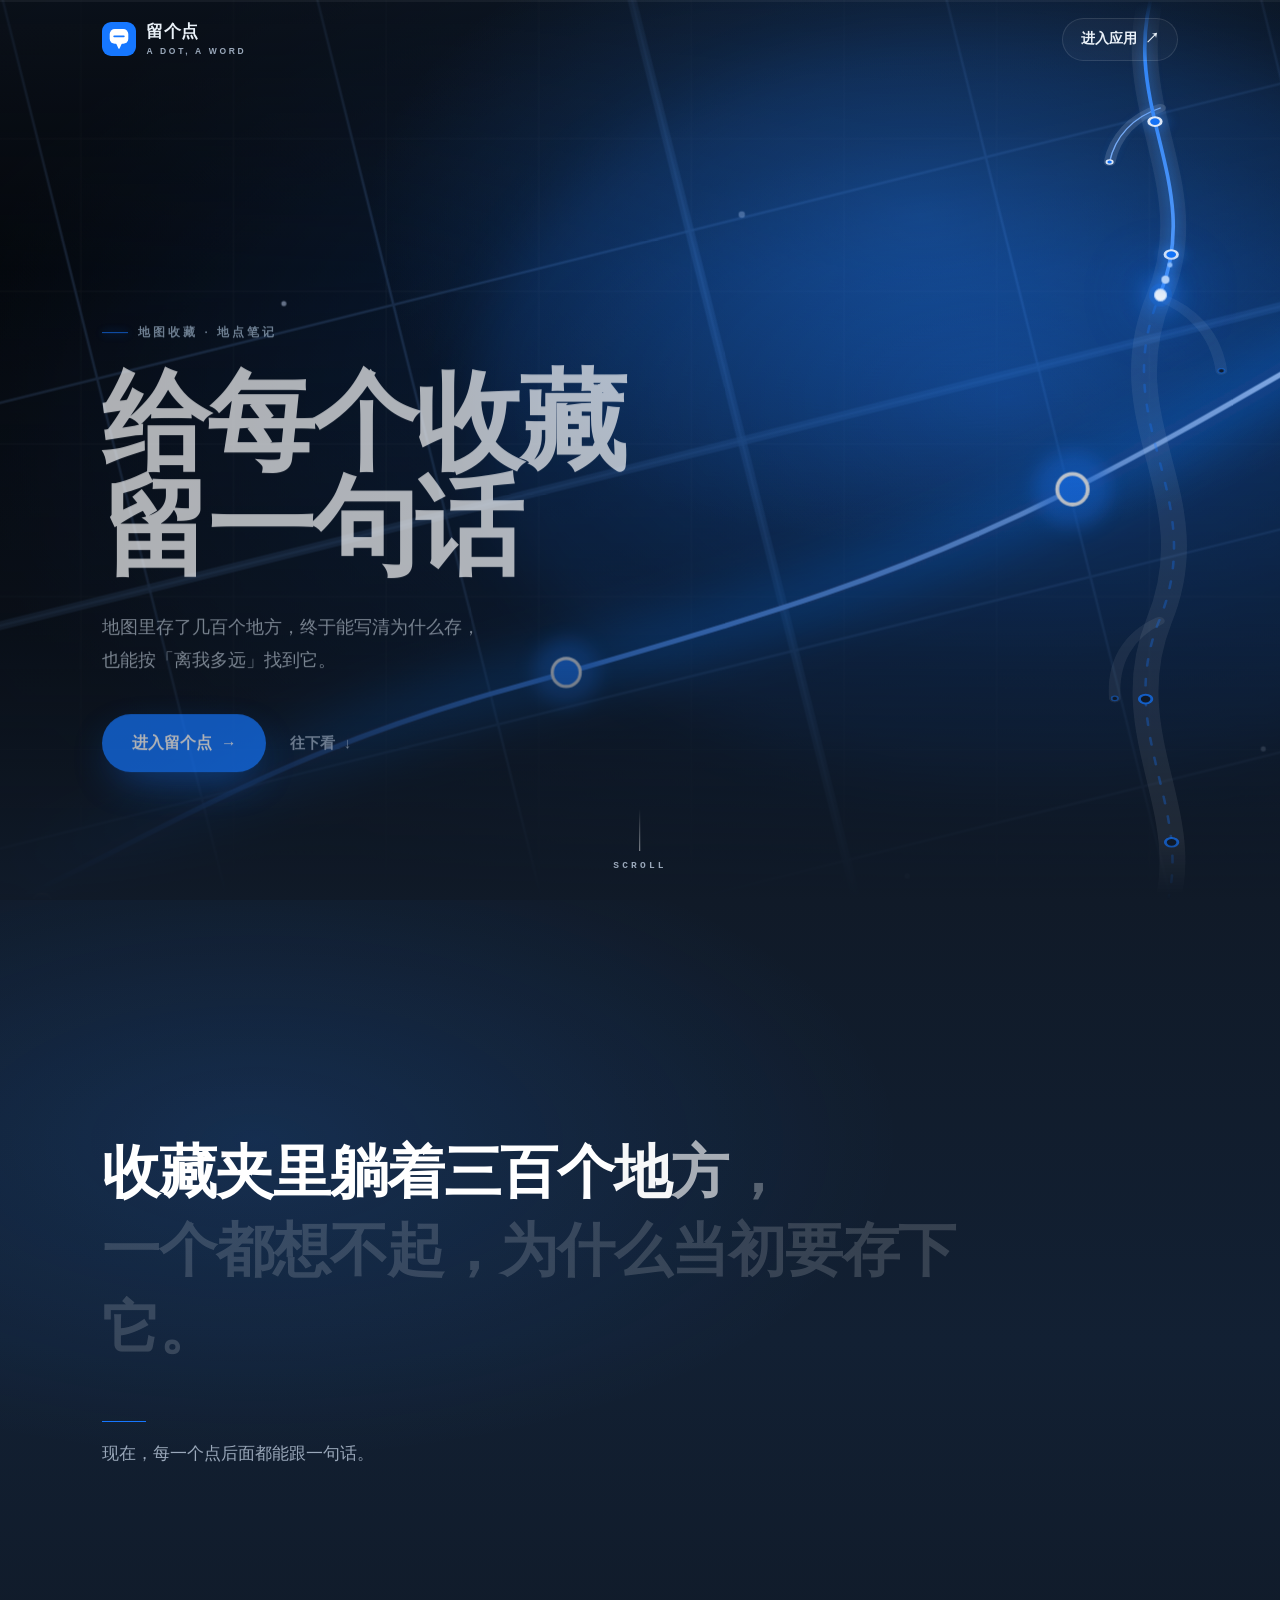
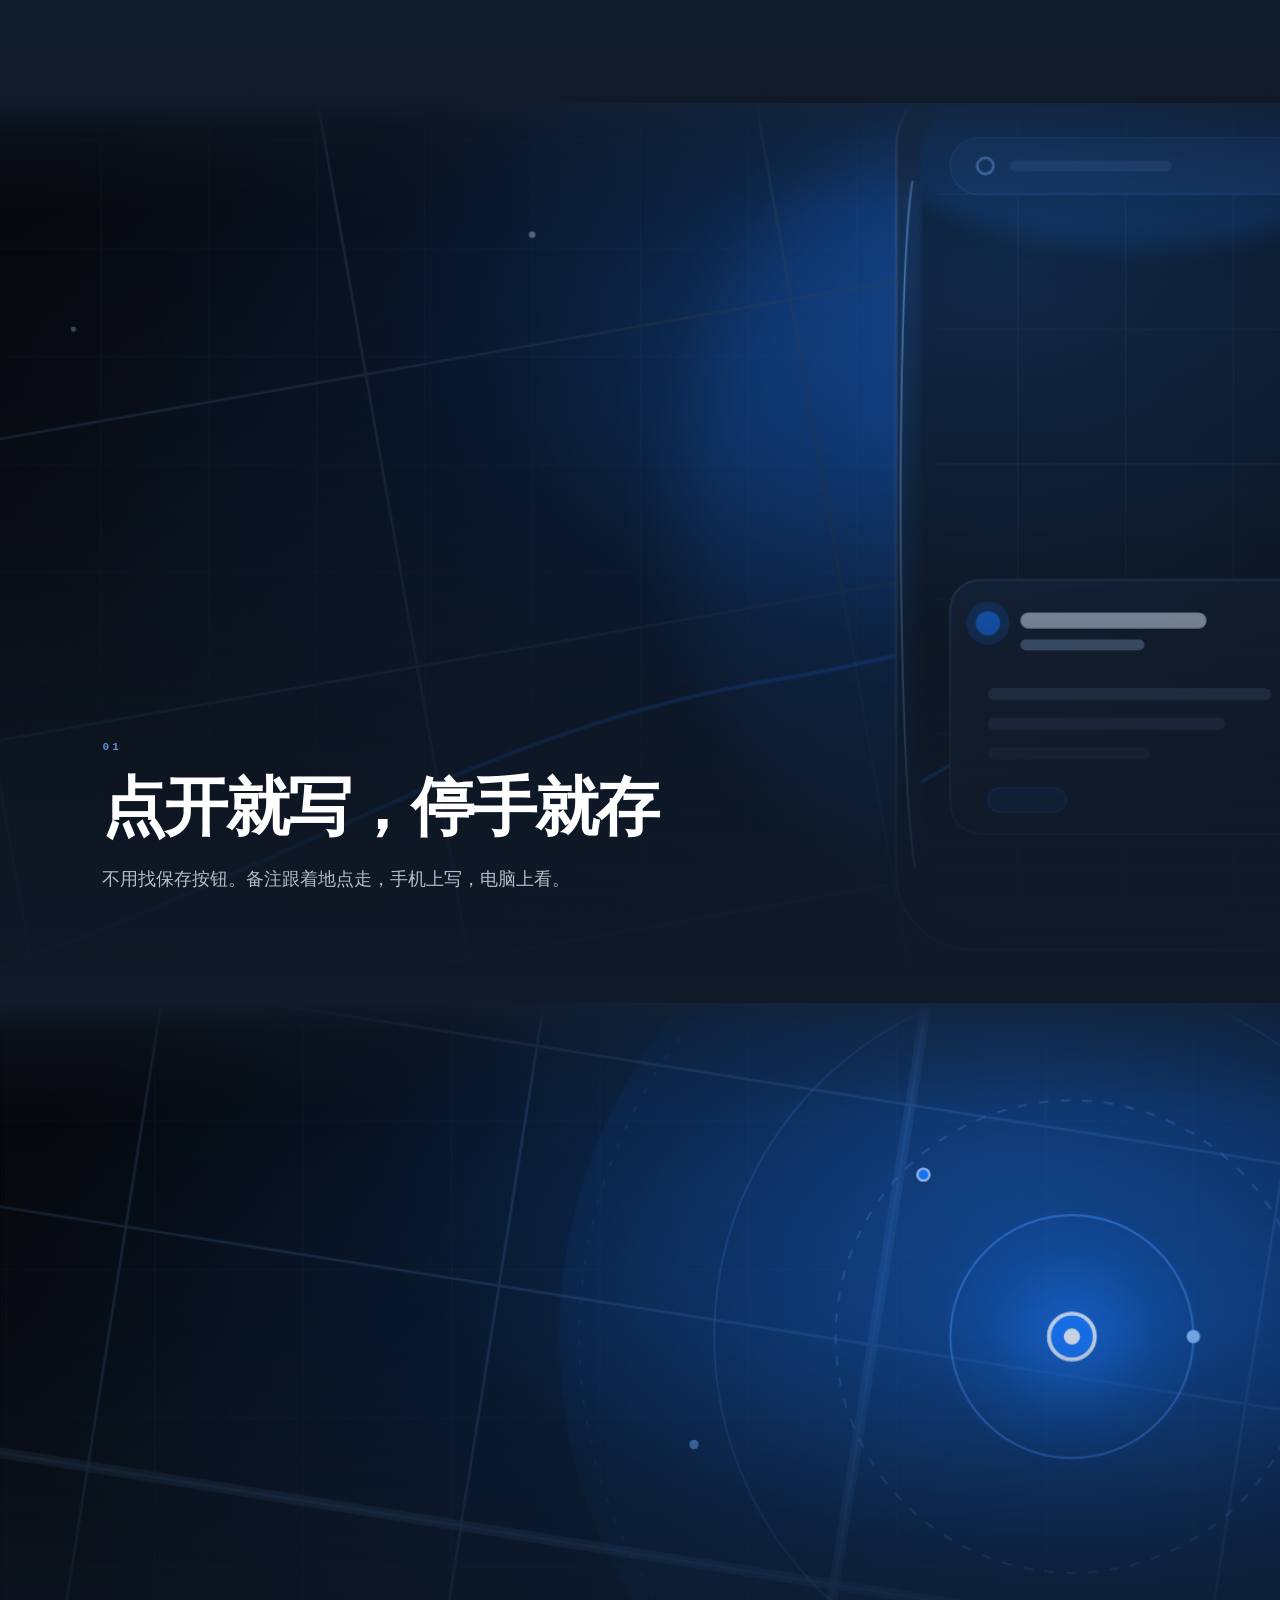
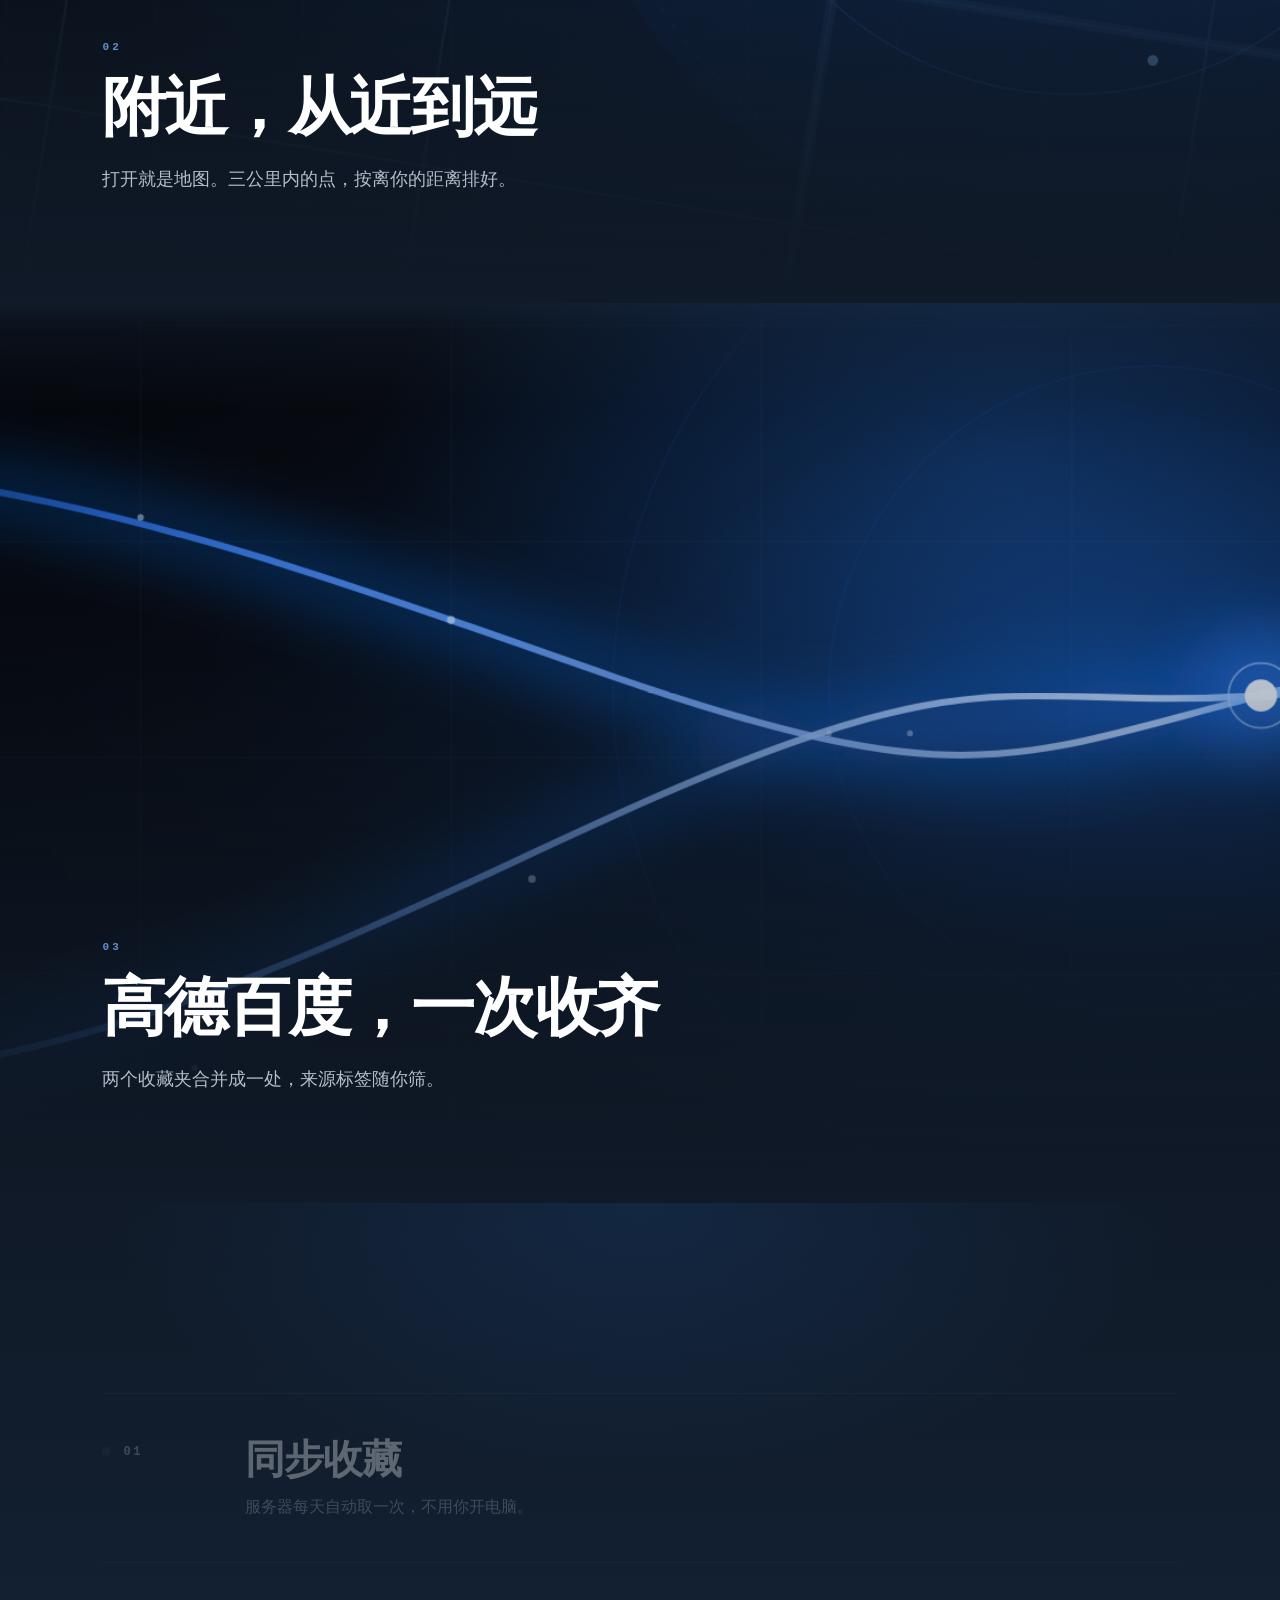
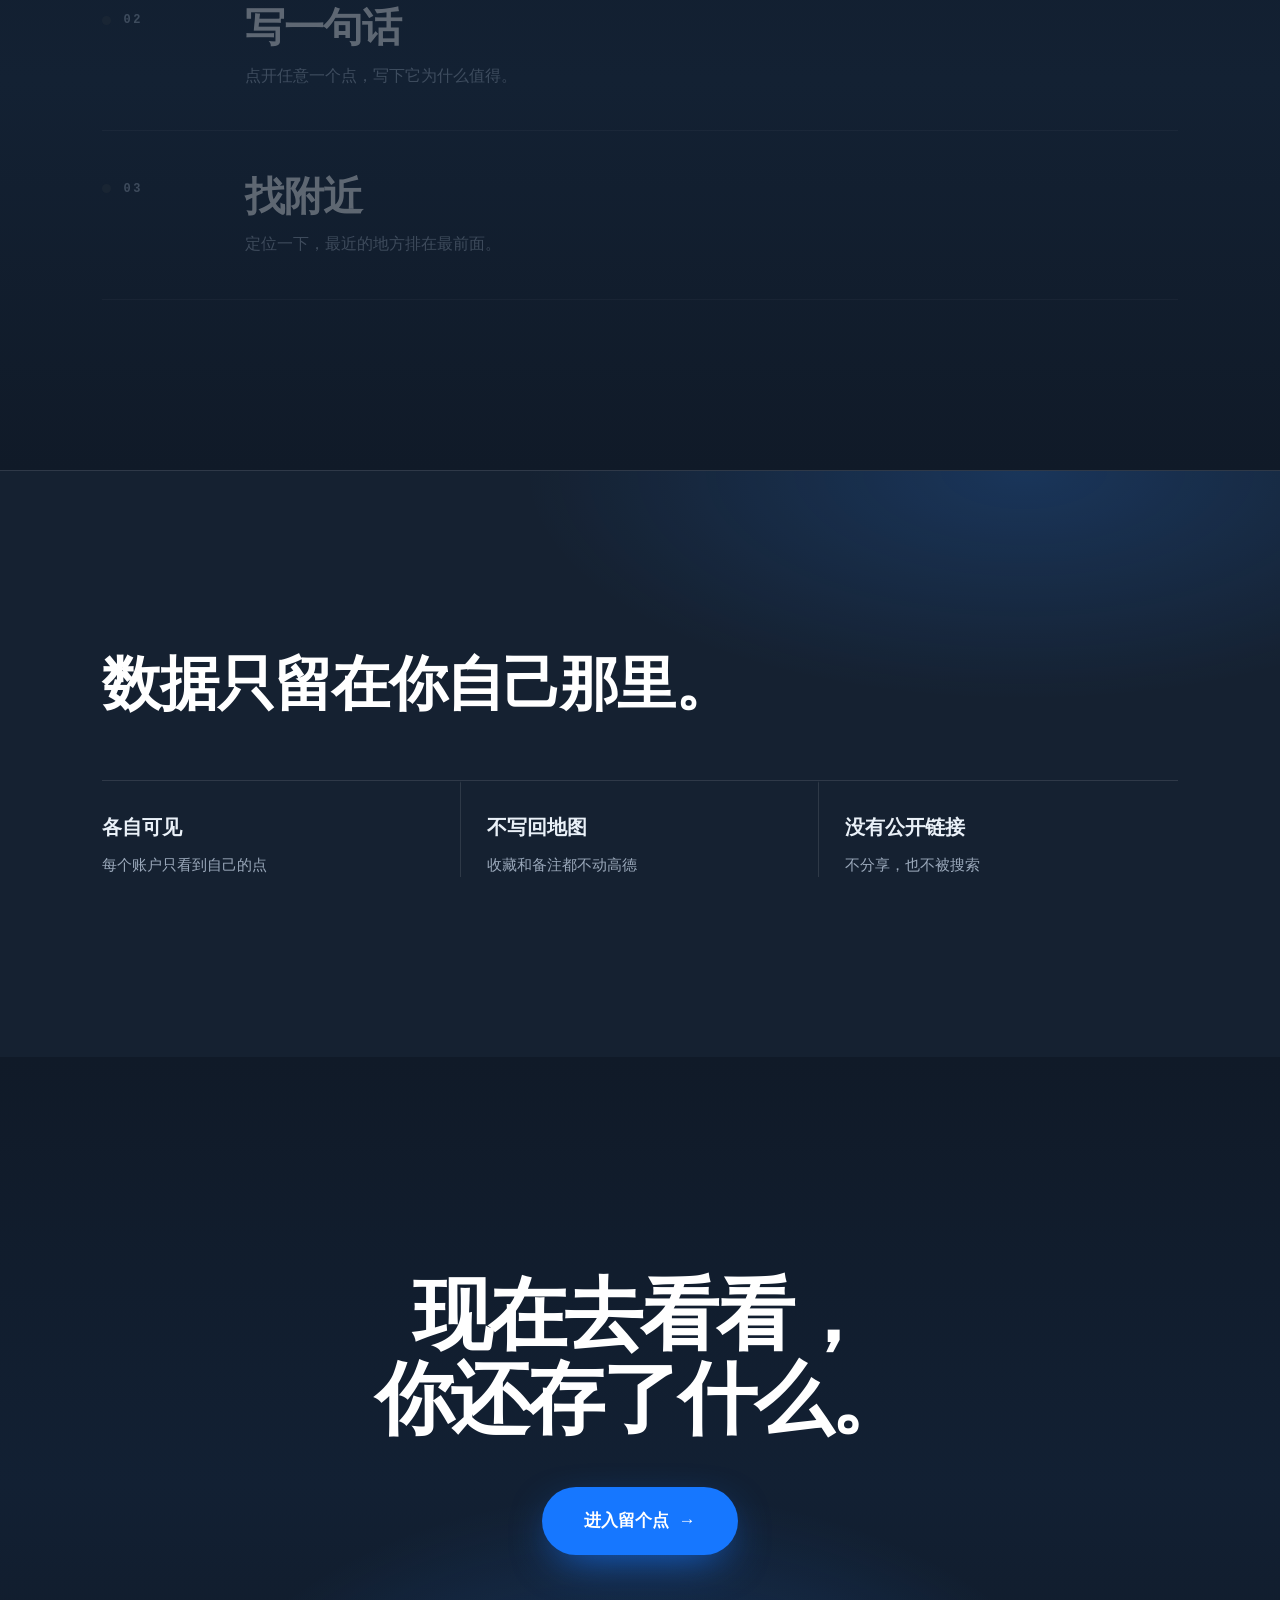
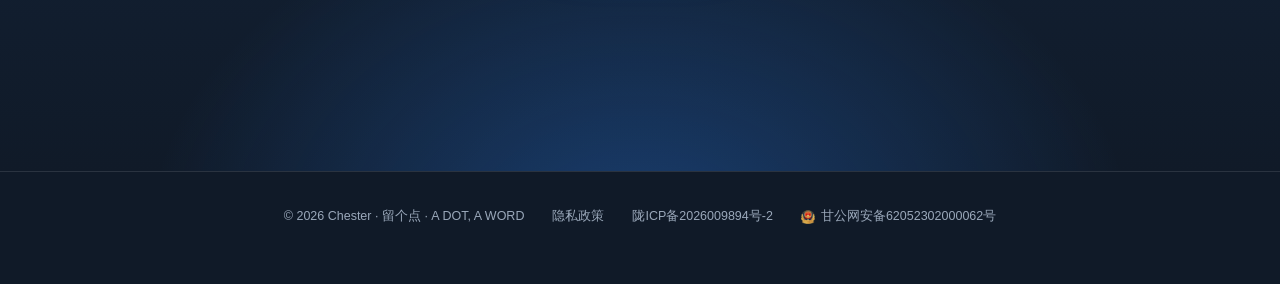
<file: site/index.html>
<!DOCTYPE html>
<html lang="zh-CN">
<head>
<meta charset="utf-8">
<meta name="viewport" content="width=device-width, initial-scale=1, viewport-fit=cover">
<title>留个点 · 给每个收藏留一句话</title>
<meta name="description" content="把地图里收藏的地点取到一处，写一句备注，按离我多远找到它。小范围开放，不分享。">
<meta name="theme-color" content="#101a28">
<meta property="og:title" content="留个点 · 给每个收藏留一句话">
<meta property="og:description" content="地图收藏夹里的每个点，都该有句话。">
<meta property="og:type" content="website">
<link rel="icon" href="assets/img/logo-icon.svg" type="image/svg+xml">
<script>document.documentElement.classList.add('js')</script>
<link rel="stylesheet" href="assets/css/site.css">
</head>
<body>

<div class="progress" aria-hidden="true"><i id="progressBar"></i></div>
<div class="cursor-glow" id="cursorGlow" aria-hidden="true"></div>

<!-- 贯穿全页的路线：滚动时一束光沿路从上到下走，经过各个区块时点亮节点 -->
<div class="page-rail" id="pageRail" aria-hidden="true">
  <svg class="rail-svg" viewBox="0 0 120 1000" preserveAspectRatio="none">
    <defs>
      <linearGradient id="railGrad" gradientUnits="userSpaceOnUse" x1="0" y1="0" x2="0" y2="1000">
        <stop offset="0" stop-color="#2b86ff"/>
        <stop offset=".55" stop-color="#7cb2ff"/>
        <stop offset="1" stop-color="#d9e9ff"/>
      </linearGradient>
    </defs>
    <!-- 支路：让这条线看起来像路网，而不只是一根线；光点经过时依次点亮 -->
    <g class="rail-branches">
      <g class="rail-branch-group" data-y="120">
        <path class="rail-branch" d="M61 120 C 40 130, 26 152, 22 180"/>
        <path class="rail-branch-line" d="M61 120 C 40 130, 26 152, 22 180"/>
        <circle class="rail-branch-dot" cx="22" cy="180" r="2.4"/>
      </g>
      <g class="rail-branch-group" data-y="330">
        <path class="rail-branch" d="M60 330 C 86 344, 104 372, 108 412"/>
        <path class="rail-branch-line" d="M60 330 C 86 344, 104 372, 108 412"/>
        <circle class="rail-branch-dot" cx="108" cy="412" r="2.4"/>
      </g>
      <g class="rail-branch-group" data-y="690">
        <path class="rail-branch" d="M60 690 C 36 706, 24 736, 26 776"/>
        <path class="rail-branch-line" d="M60 690 C 36 706, 24 736, 26 776"/>
        <circle class="rail-branch-dot" cx="26" cy="776" r="2.4"/>
      </g>
    </g>
    <path id="railBed" class="rail-bed"
          d="M60 -30 C 22 110, 98 200, 60 330 C 20 470, 100 550, 60 690 C 24 820, 96 910, 60 1030"/>
    <path id="railPath" class="rail-line"
          d="M60 -30 C 22 110, 98 200, 60 330 C 20 470, 100 550, 60 690 C 24 820, 96 910, 60 1030"/>
    <!-- 随滚动「画」出来的实线：一条路从上面铺到下面 -->
    <path id="railFill" class="rail-fill"
          d="M60 -30 C 22 110, 98 200, 60 330 C 20 470, 100 550, 60 690 C 24 820, 96 910, 60 1030"/>
    <g id="railNodes" class="rail-nodes"></g>
  </svg>
  <i class="rail-light" id="railLight"></i>
  <i class="rail-trail t1" id="railTrail1"></i>
  <i class="rail-trail t2" id="railTrail2"></i>
</div>

<header class="nav" id="nav">
  <a class="nav-logo" href="#top" aria-label="留个点 首页">
    <img src="assets/img/logo-icon.svg" alt="" width="152" height="152">
    <span class="nav-name"><b>留个点</b><span>A DOT, A WORD</span></span>
  </a>
  <a class="btn btn-ghost" href="https://map.chesterlee.cn">进入应用 <span aria-hidden="true">↗</span></a>
</header>

<main>

  <!-- 01 首屏 -->
  <section class="hero" id="top">
    <div class="hero-media">
      <img src="assets/img/hero.svg" width="1600" height="900"
           alt="" fetchpriority="high" decoding="async">
    </div>
    <div class="hero-veil" aria-hidden="true"></div>

    <div class="hero-body">
      <p class="eyebrow" data-reveal>地图收藏 · 地点笔记</p>
      <h1 class="hero-title" data-split>给每个收藏<br>留一句话</h1>
      <p class="hero-sub" data-reveal data-delay="1">地图里存了几百个地方，终于能写清为什么存，<br class="br-wide">也能按「离我多远」找到它。</p>
      <div class="hero-actions" data-reveal data-delay="2">
        <a class="btn btn-primary" href="https://map.chesterlee.cn">进入留个点 <span aria-hidden="true">→</span></a>
        <a class="btn btn-text" href="#why">往下看 <span aria-hidden="true">↓</span></a>
      </div>
    </div>

    <div class="scroll-cue" id="scrollCue" aria-hidden="true"><i></i><span>SCROLL</span></div>
  </section>

  <!-- 02 宣言：滚动逐字点亮 -->
  <section class="statement" id="why">
    <p class="statement-text" data-words>收藏夹里躺着三百个地方，<br>一个都想不起，为什么当初要存下它。</p>
    <p class="statement-note" data-reveal>现在，每一个点后面都能跟一句话。</p>
  </section>

  <!-- 03 三个能力：sticky 叠层 -->
  <section class="features" id="features">
    <article class="feature">
      <div class="feature-media" data-parallax="0.12">
        <img src="assets/img/feature-1.svg" width="1600" height="900"
             alt="手机浮在地图上，屏幕上是一张地点备注卡" loading="lazy" decoding="async">
      </div>
      <div class="feature-body">
        <span class="feature-index" aria-hidden="true">01</span>
        <h2>点开就写，停手就存</h2>
        <p>不用找保存按钮。备注跟着地点走，手机上写，电脑上看。</p>
      </div>
    </article>

    <article class="feature">
      <div class="feature-media" data-parallax="0.12">
        <img src="assets/img/feature-2.svg" width="1600" height="900"
             alt="夜色城市俯视图，一个亮点外面套着发光的同心距离圈" loading="lazy" decoding="async">
      </div>
      <div class="feature-body">
        <span class="feature-index" aria-hidden="true">02</span>
        <h2>附近，从近到远</h2>
        <p>打开就是地图。三公里内的点，按离你的距离排好。</p>
      </div>
    </article>

    <article class="feature">
      <div class="feature-media" data-parallax="0.12">
        <img src="assets/img/feature-3.svg" width="1600" height="900"
             alt="两束蓝色光流汇成一条光河" loading="lazy" decoding="async">
      </div>
      <div class="feature-body">
        <span class="feature-index" aria-hidden="true">03</span>
        <h2>高德百度，一次收齐</h2>
        <p>两个收藏夹合并成一处，来源标签随你筛。</p>
      </div>
    </article>
  </section>

  <!-- 04 三步 -->
  <section class="steps" id="how">
    <ol class="step-list">
      <li class="step" data-step>
        <span class="step-num" aria-hidden="true">01</span>
        <div class="step-copy">
          <h3>同步收藏</h3>
          <p>服务器每天自动取一次，不用你开电脑。</p>
        </div>
      </li>
      <li class="step" data-step>
        <span class="step-num" aria-hidden="true">02</span>
        <div class="step-copy">
          <h3>写一句话</h3>
          <p>点开任意一个点，写下它为什么值得。</p>
        </div>
      </li>
      <li class="step" data-step>
        <span class="step-num" aria-hidden="true">03</span>
        <div class="step-copy">
          <h3>找附近</h3>
          <p>定位一下，最近的地方排在最前面。</p>
        </div>
      </li>
    </ol>
  </section>

  <!-- 05 隐私 -->
  <section class="privacy" id="privacy">
    <h2 data-reveal>数据只留在你自己那里。</h2>
    <ul class="privacy-list">
      <li data-reveal><b>各自可见</b><span>每个账户只看到自己的点</span></li>
      <li data-reveal data-delay="1"><b>不写回地图</b><span>收藏和备注都不动高德</span></li>
      <li data-reveal data-delay="2"><b>没有公开链接</b><span>不分享，也不被搜索</span></li>
    </ul>
  </section>

  <!-- 06 收尾 CTA -->
  <section class="finale">
    <h2 data-reveal>现在去看看，<br>你还存了什么。</h2>
    <div data-reveal data-delay="1">
      <a class="btn btn-primary btn-lg" href="https://map.chesterlee.cn">进入留个点 <span aria-hidden="true">→</span></a>
    </div>
  </section>

</main>

<footer class="footer">
  <span>© 2026 <a href="https://chesterlee.cn/" target="_blank" rel="noopener">Chester</a> · 留个点 · A DOT, A WORD</span>
  <a href="privacy.html">隐私政策</a>
  <a href="https://beian.miit.gov.cn/" target="_blank" rel="noopener">陇ICP备2026009894号-2</a>
  <a href="https://beian.mps.gov.cn/#/query/webSearch?code=62052302000062" target="_blank" rel="noopener"><img src="assets/img/beian-police.png" alt="公安备案" width="14" height="14">甘公网安备62052302000062号</a>
</footer>

<script src="assets/js/site.js" defer></script>
</body>
</html>
</file>
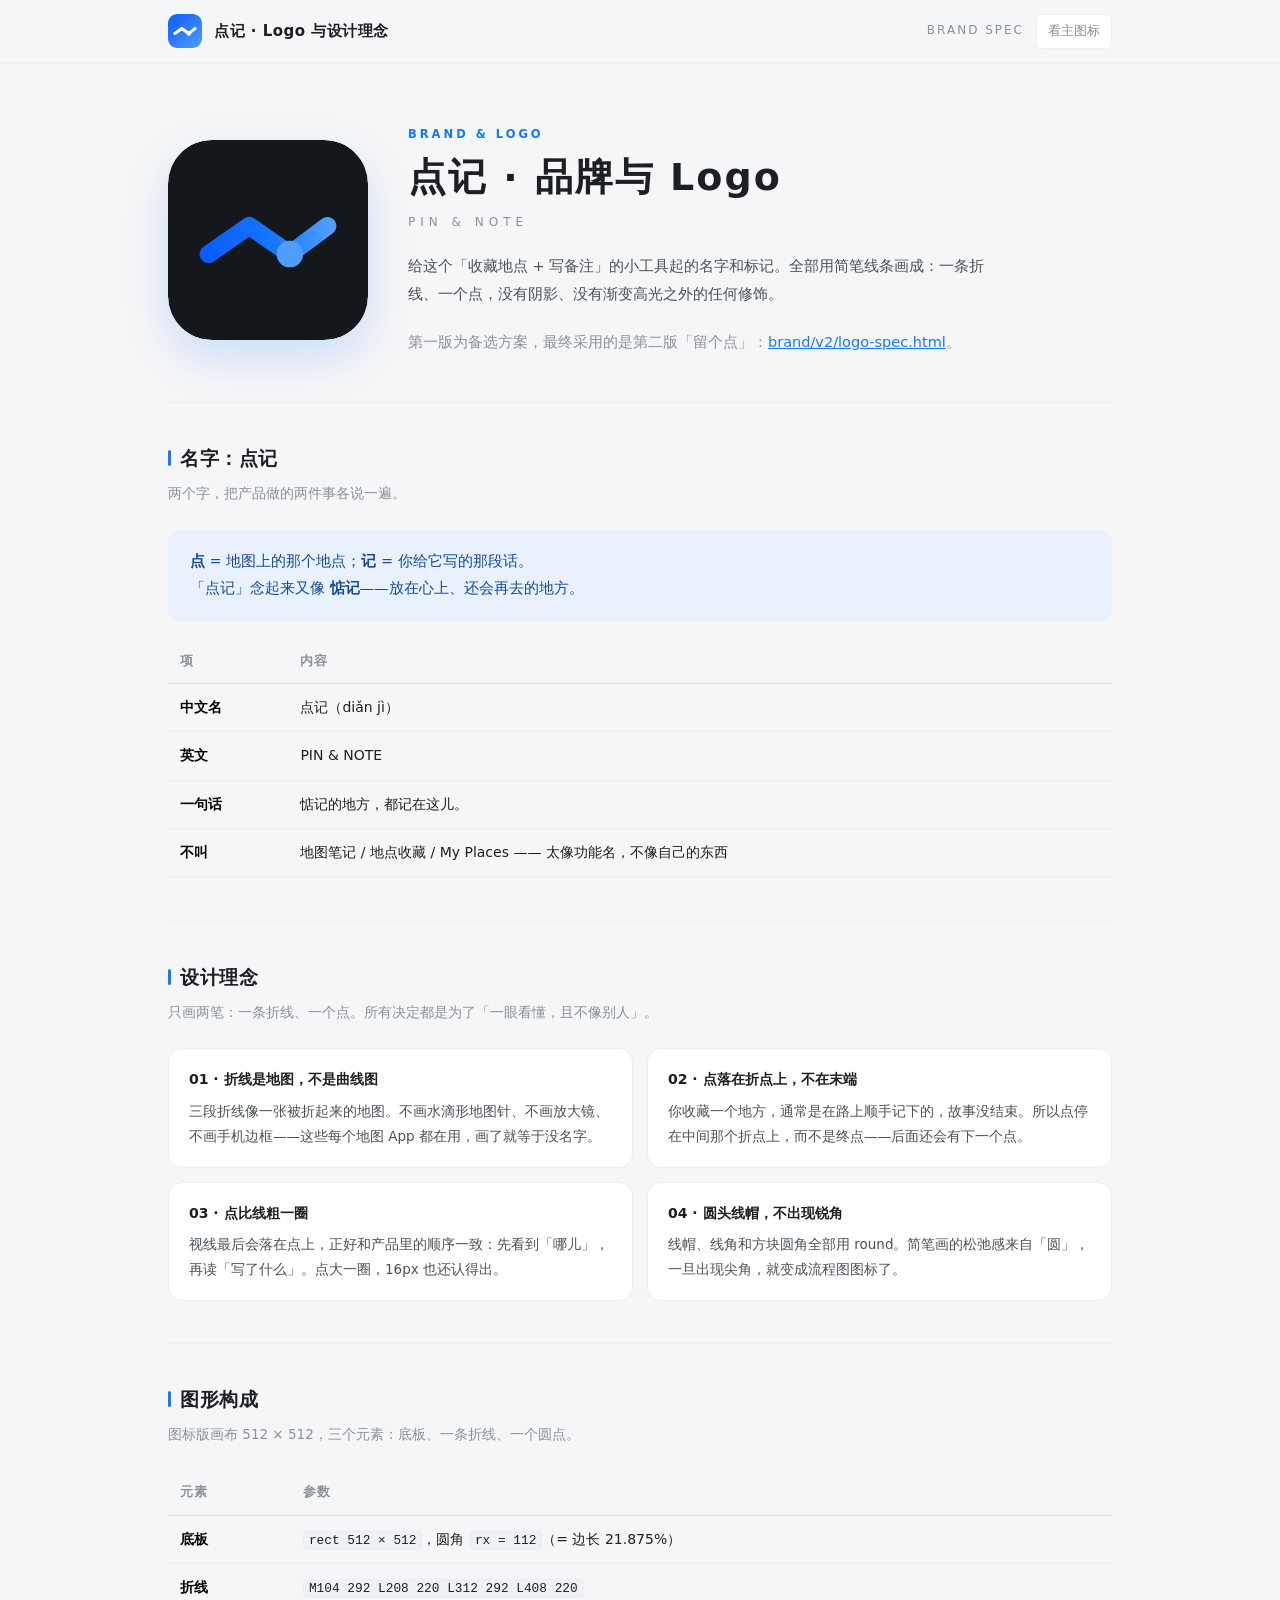
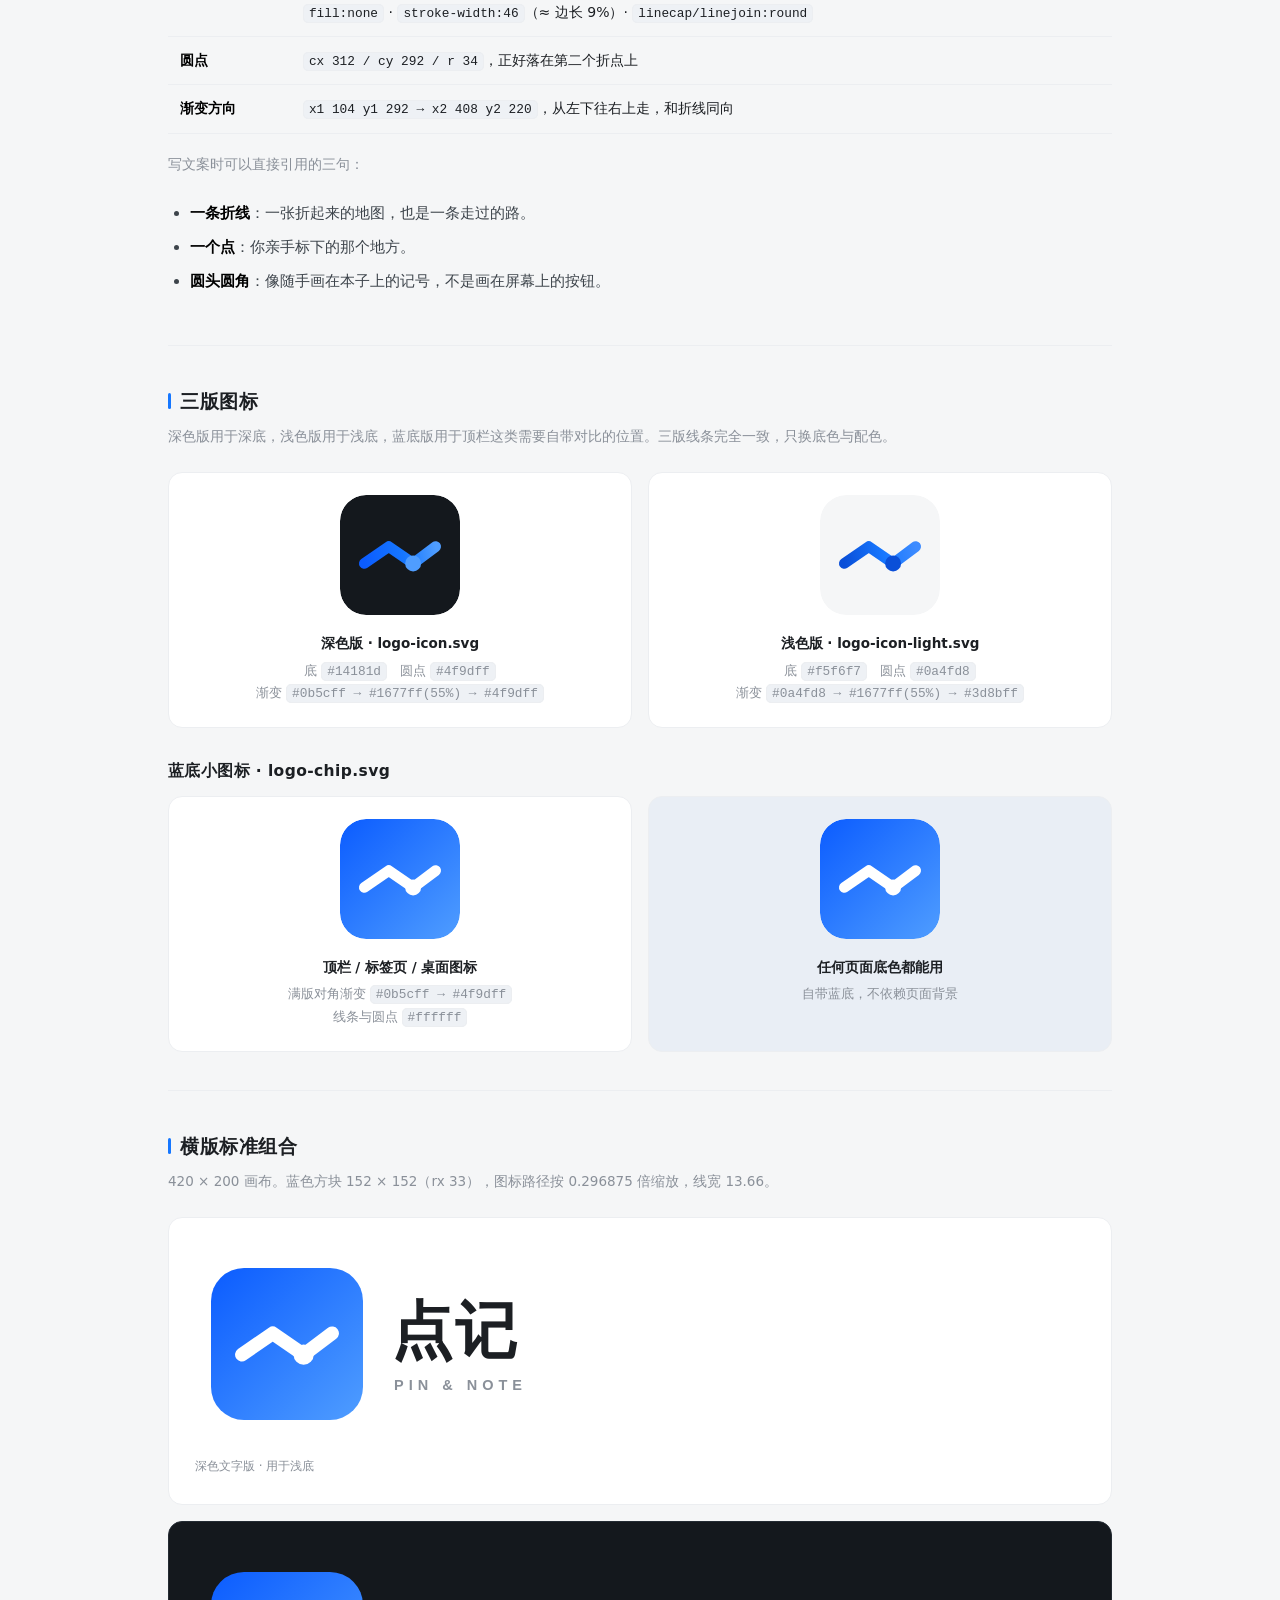
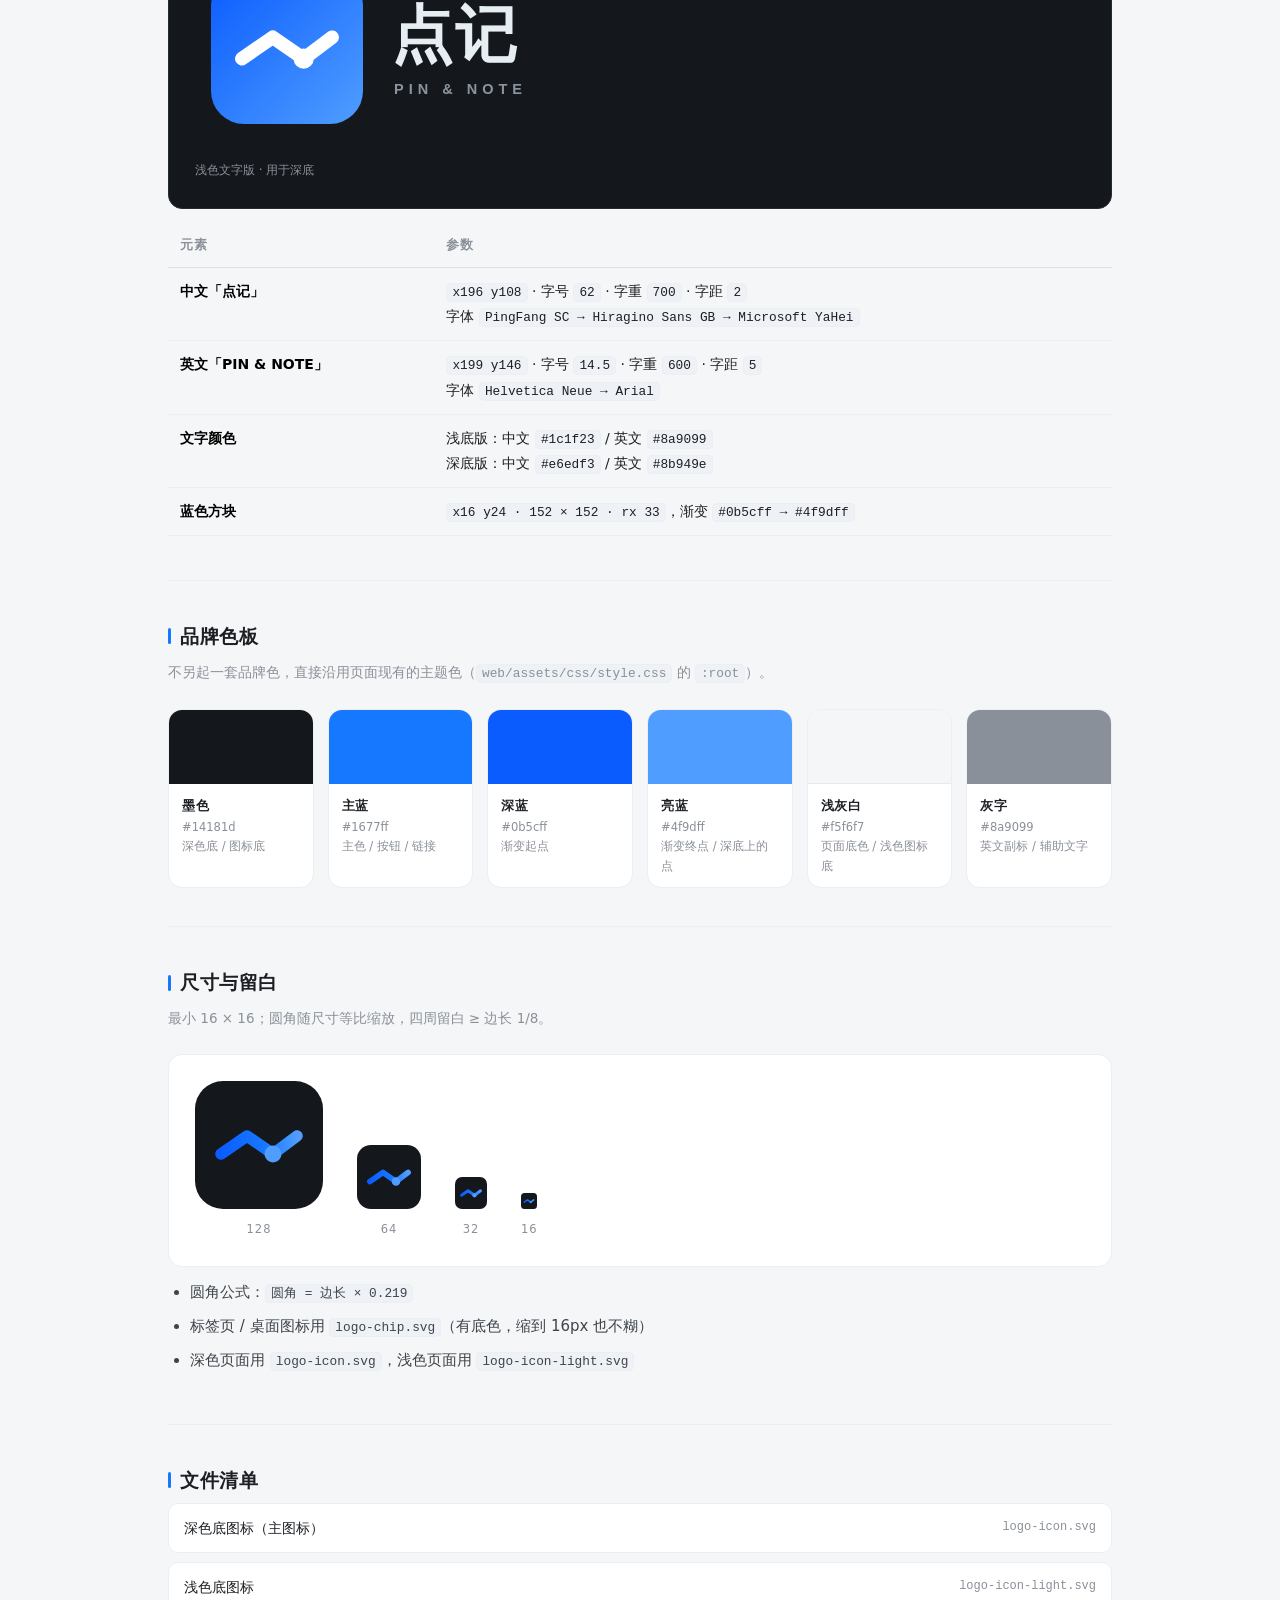
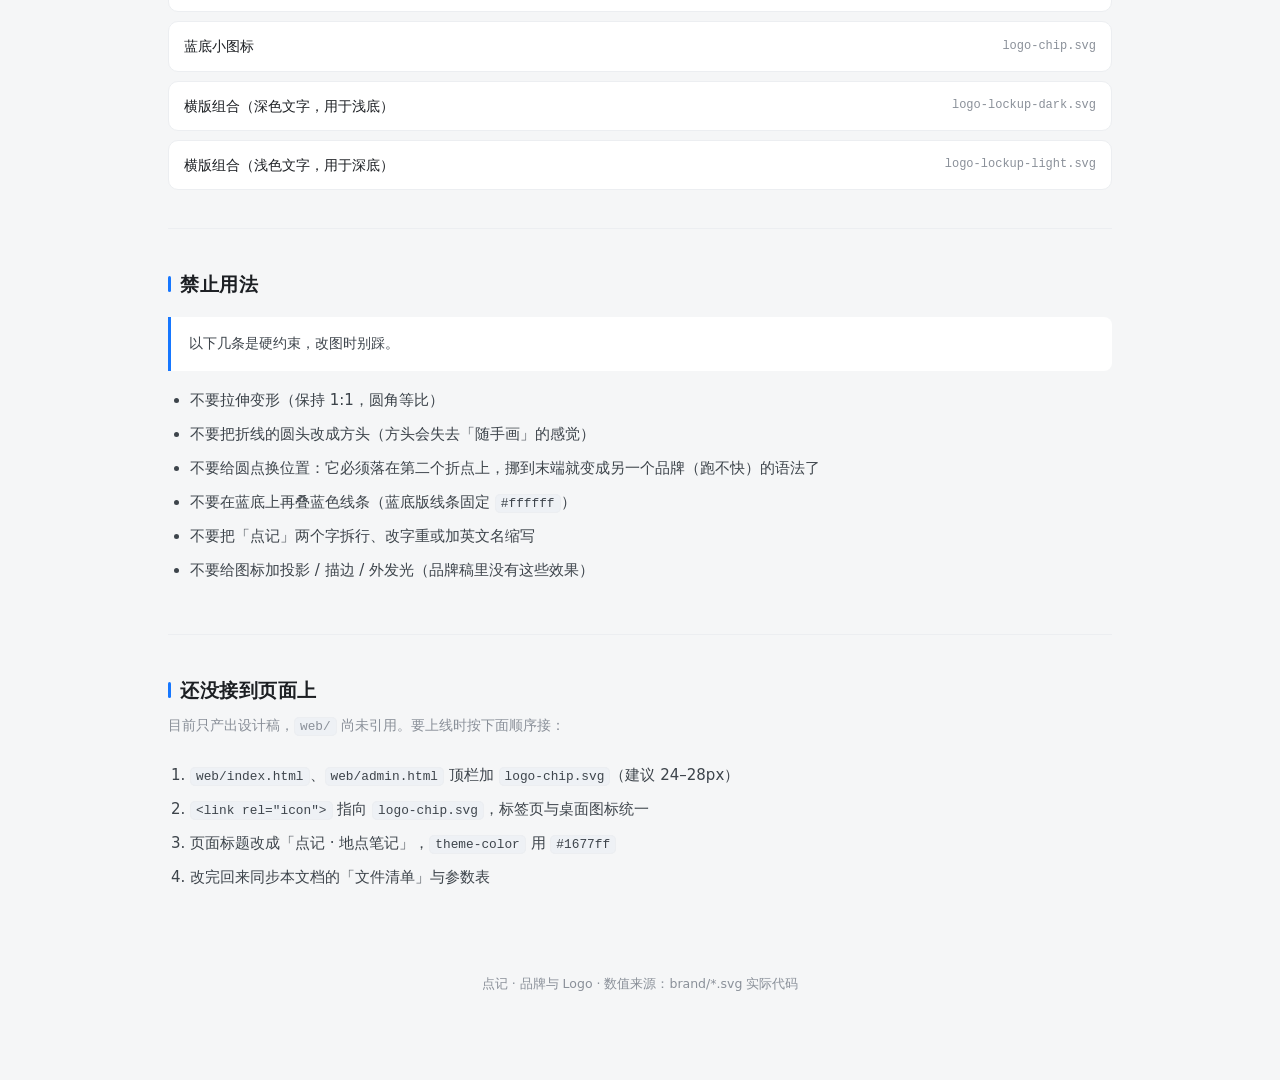
<file: brand/logo-spec.html>
<!doctype html>
<html lang="zh-CN">
<head>
<meta charset="utf-8">
<meta name="viewport" content="width=device-width, initial-scale=1">
<title>点记 · Logo 与设计理念</title>
<style>
  :root{
    --bg:#f5f6f7;--card:#ffffff;--text:#1c1f23;--muted:#8a9099;--line:#eceef1;
    --accent:#1677ff;--accent-weak:#e9f1ff;--ink:#14181d;
    --mono:ui-monospace,Menlo,Consolas,monospace;
  }
  *{box-sizing:border-box}
  body{
    margin:0;background:var(--bg);color:var(--text);
    font-family:'PingFang SC','Hiragino Sans GB','Microsoft YaHei',system-ui,sans-serif;
    line-height:1.8;font-size:15px;
  }
  .wrap{max-width:1000px;margin:0 auto;padding:0 28px 90px}
  header.top{
    position:sticky;top:0;z-index:5;backdrop-filter:blur(12px);
    background:rgba(245,246,247,.88);border-bottom:1px solid var(--line);
  }
  .top-in{max-width:1000px;margin:0 auto;padding:14px 28px;display:flex;align-items:center;gap:12px}
  .top-in img{width:34px;height:34px;border-radius:9px;display:block}
  .top-in b{font-size:15px;letter-spacing:.5px}
  .top-in span{color:var(--muted);font-size:12px;letter-spacing:2px;margin-left:auto}
  .top-in a{color:var(--muted);font-size:12.5px;text-decoration:none;border:1px solid var(--line);
    background:var(--card);padding:5px 11px;border-radius:6px}
  .top-in a:hover{color:#fff;background:var(--accent);border-color:var(--accent)}

  .hero{display:grid;grid-template-columns:200px 1fr;gap:40px;align-items:center;padding:60px 0 46px}
  .hero img{width:200px;height:200px;display:block;border-radius:44px;box-shadow:0 18px 44px rgba(22,119,255,.18)}
  .kick{color:var(--accent);font-size:11.5px;letter-spacing:3px;font-weight:600;margin:0 0 12px}
  h1{margin:0;font-size:38px;line-height:1.15;letter-spacing:2px}
  .tag{color:var(--muted);font-size:12px;letter-spacing:5px;margin-top:12px}
  .lead{color:#4a5158;font-size:14.5px;line-height:1.9;margin:20px 0 0;max-width:580px}

  section{padding:38px 0;border-top:1px solid var(--line)}
  h2{margin:0 0 6px;font-size:19px;letter-spacing:.5px;display:flex;align-items:center;gap:9px}
  h2::before{content:"";width:3px;height:16px;border-radius:2px;background:var(--accent)}
  .sub{color:var(--muted);font-size:13.5px;margin:0 0 24px}
  h3{margin:30px 0 10px;font-size:15.5px;letter-spacing:.4px}

  table{width:100%;border-collapse:collapse;font-size:14px;margin:14px 0 6px}
  th,td{text-align:left;padding:11px 12px;border-bottom:1px solid var(--line);vertical-align:top}
  th{color:var(--muted);font-size:12.5px;letter-spacing:.06em;font-weight:600;border-bottom:1px solid #dde1e6}
  td b{color:#000;font-weight:600}
  tr:hover td{background:rgba(22,119,255,.04)}
  code{font-family:var(--mono);font-size:12.8px;background:#eef1f5;border:1px solid var(--line);
    border-radius:5px;padding:1px 5px;word-break:break-all}

  .idea{display:grid;grid-template-columns:1fr 1fr;gap:14px;margin:18px 0 4px}
  .idea div{background:var(--card);border:1px solid var(--line);border-radius:14px;padding:18px 20px}
  .idea b{display:block;font-size:14px;margin-bottom:6px}
  .idea p{margin:0;color:#4a5158;font-size:13.5px;line-height:1.85}

  .cards{display:grid;grid-template-columns:1fr 1fr;gap:16px}
  .card{background:var(--card);border:1px solid var(--line);border-radius:14px;padding:22px;text-align:center}
  .card img{width:120px;height:120px;display:block;margin:0 auto;border-radius:26px}
  .card b{display:block;margin-top:16px;font-size:13.5px}
  .card p{margin:4px 0 0;color:var(--muted);font-size:12.5px;line-height:1.7}

  .locks{display:grid;gap:16px}
  .lock{background:var(--card);border:1px solid var(--line);border-radius:14px;padding:26px}
  .lock.dark{background:var(--ink);border-color:#242b33}
  .lock img{width:100%;max-width:420px;height:auto;display:block}
  .lock .cap{font-size:12px;color:var(--muted);margin-top:12px}

  .sizes{display:flex;align-items:flex-end;gap:34px;flex-wrap:wrap;background:var(--card);
    border:1px solid var(--line);border-radius:14px;padding:26px}
  .sz{display:flex;flex-direction:column;align-items:center;gap:10px;color:var(--muted);
    font-size:11.5px;letter-spacing:1px}
  .sz img{display:block}

  .colors{display:flex;gap:14px;flex-wrap:wrap}
  .c{flex:1;min-width:130px;border:1px solid var(--line);border-radius:14px;overflow:hidden;background:var(--card)}
  .c .sw{height:74px}
  .c .meta{padding:11px 13px;font-size:11.5px;line-height:1.7;color:var(--muted)}
  .c .meta b{display:block;font-size:12.5px;color:var(--text);letter-spacing:.5px;margin-bottom:2px}

  .files{display:grid;gap:9px}
  .file{display:flex;align-items:center;gap:12px;padding:12px 15px;background:var(--card);
    border:1px solid var(--line);border-radius:10px;font-size:13.5px;text-decoration:none;color:var(--text)}
  .file:hover{border-color:var(--accent)}
  .file span{color:var(--muted);font-size:12px;margin-left:auto;font-family:var(--mono);text-align:right}

  ol,ul{margin:12px 0;padding-left:22px}
  li{margin:7px 0;color:#3d444b}
  li b{color:#000}
  .warn{border-left:3px solid var(--accent);background:var(--card);padding:14px 18px;
    border-radius:0 8px 8px 0;color:#3d444b;font-size:14px;margin:16px 0}
  .quote{background:var(--accent-weak);border-radius:12px;padding:18px 22px;margin:18px 0;
    color:#124a9e;font-size:14.5px;line-height:1.9}
  footer{color:var(--muted);font-size:12.5px;text-align:center;padding-top:32px}

  @media (max-width:760px){
    .hero{grid-template-columns:1fr;gap:26px;padding:40px 0 34px}
    .hero img{width:150px;height:150px;border-radius:34px}
    h1{font-size:30px}
    .cards,.idea{grid-template-columns:1fr}
    .wrap{padding:0 20px 60px}
    .top-in{padding:12px 20px}
    .top-in span{display:none}
  }
</style>
</head>
<body>

<header class="top">
  <div class="top-in">
    <img src="logo-chip.svg" alt="">
    <b>点记 · Logo 与设计理念</b>
    <span>BRAND SPEC</span>
    <a href="logo-icon.svg">看主图标</a>
  </div>
</header>

<div class="wrap">

  <div class="hero">
    <img src="logo-icon.svg" alt="点记 深色图标">
    <div>
      <div class="kick">BRAND &amp; LOGO</div>
      <h1>点记 · 品牌与 Logo</h1>
      <div class="tag">PIN &amp; NOTE</div>
      <p class="lead">给这个「收藏地点 + 写备注」的小工具起的名字和标记。全部用简笔线条画成：一条折线、一个点，没有阴影、没有渐变高光之外的任何修饰。</p>
      <p class="lead" style="color:#8a9099">第一版为备选方案，最终采用的是第二版「留个点」：<a href="v2/logo-spec.html" style="color:#1677ff">brand/v2/logo-spec.html</a>。</p>
    </div>
  </div>

  <!-- 1 -->
  <section>
    <h2>名字：点记</h2>
    <p class="sub">两个字，把产品做的两件事各说一遍。</p>
    <div class="quote">
      <b>点</b> = 地图上的那个地点；<b>记</b> = 你给它写的那段话。<br>
      「点记」念起来又像 <b>惦记</b>——放在心上、还会再去的地方。
    </div>
    <table>
      <tr><th>项</th><th>内容</th></tr>
      <tr><td><b>中文名</b></td><td>点记（diǎn jì）</td></tr>
      <tr><td><b>英文</b></td><td>PIN &amp; NOTE</td></tr>
      <tr><td><b>一句话</b></td><td>惦记的地方，都记在这儿。</td></tr>
      <tr><td><b>不叫</b></td><td>地图笔记 / 地点收藏 / My Places —— 太像功能名，不像自己的东西</td></tr>
    </table>
  </section>

  <!-- 2 -->
  <section>
    <h2>设计理念</h2>
    <p class="sub">只画两笔：一条折线、一个点。所有决定都是为了「一眼看懂，且不像别人」。</p>
    <div class="idea">
      <div>
        <b>01 · 折线是地图，不是曲线图</b>
        <p>三段折线像一张被折起来的地图。不画水滴形地图针、不画放大镜、不画手机边框——这些每个地图 App 都在用，画了就等于没名字。</p>
      </div>
      <div>
        <b>02 · 点落在折点上，不在末端</b>
        <p>你收藏一个地方，通常是在路上顺手记下的，故事没结束。所以点停在中间那个折点上，而不是终点——后面还会有下一个点。</p>
      </div>
      <div>
        <b>03 · 点比线粗一圈</b>
        <p>视线最后会落在点上，正好和产品里的顺序一致：先看到「哪儿」，再读「写了什么」。点大一圈，16px 也还认得出。</p>
      </div>
      <div>
        <b>04 · 圆头线帽，不出现锐角</b>
        <p>线帽、线角和方块圆角全部用 round。简笔画的松弛感来自「圆」，一旦出现尖角，就变成流程图图标了。</p>
      </div>
    </div>
  </section>

  <!-- 3 -->
  <section>
    <h2>图形构成</h2>
    <p class="sub">图标版画布 512 × 512，三个元素：底板、一条折线、一个圆点。</p>
    <table>
      <tr><th>元素</th><th>参数</th></tr>
      <tr><td><b>底板</b></td><td><code>rect 512 × 512</code>，圆角 <code>rx = 112</code>（= 边长 21.875%）</td></tr>
      <tr><td><b>折线</b></td><td><code>M104 292 L208 220 L312 292 L408 220</code><br><code>fill:none</code> · <code>stroke-width:46</code>（≈ 边长 9%）· <code>linecap/linejoin:round</code></td></tr>
      <tr><td><b>圆点</b></td><td><code>cx 312 / cy 292 / r 34</code>，正好落在第二个折点上</td></tr>
      <tr><td><b>渐变方向</b></td><td><code>x1 104 y1 292 → x2 408 y2 220</code>，从左下往右上走，和折线同向</td></tr>
    </table>
    <p class="sub" style="margin-top:18px">写文案时可以直接引用的三句：</p>
    <ul>
      <li><b>一条折线</b>：一张折起来的地图，也是一条走过的路。</li>
      <li><b>一个点</b>：你亲手标下的那个地方。</li>
      <li><b>圆头圆角</b>：像随手画在本子上的记号，不是画在屏幕上的按钮。</li>
    </ul>
  </section>

  <!-- 4 -->
  <section>
    <h2>三版图标</h2>
    <p class="sub">深色版用于深底，浅色版用于浅底，蓝底版用于顶栏这类需要自带对比的位置。三版线条完全一致，只换底色与配色。</p>
    <div class="cards">
      <div class="card">
        <img src="logo-icon.svg" alt="深色版图标">
        <b>深色版 · logo-icon.svg</b>
        <p>底 <code>#14181d</code>　圆点 <code>#4f9dff</code><br>渐变 <code>#0b5cff → #1677ff(55%) → #4f9dff</code></p>
      </div>
      <div class="card">
        <img src="logo-icon-light.svg" alt="浅色版图标">
        <b>浅色版 · logo-icon-light.svg</b>
        <p>底 <code>#f5f6f7</code>　圆点 <code>#0a4fd8</code><br>渐变 <code>#0a4fd8 → #1677ff(55%) → #3d8bff</code></p>
      </div>
    </div>

    <h3>蓝底小图标 · logo-chip.svg</h3>
    <div class="cards">
      <div class="card">
        <img src="logo-chip.svg" alt="蓝底小图标">
        <b>顶栏 / 标签页 / 桌面图标</b>
        <p>满版对角渐变 <code>#0b5cff → #4f9dff</code><br>线条与圆点 <code>#ffffff</code></p>
      </div>
      <div class="card" style="background:#e9eef5">
        <img src="logo-chip.svg" alt="蓝底小图标（灰底演示）" style="background:#f5f6f7;border-radius:26px">
        <b>任何页面底色都能用</b>
        <p>自带蓝底，不依赖页面背景</p>
      </div>
    </div>
  </section>

  <!-- 5 -->
  <section>
    <h2>横版标准组合</h2>
    <p class="sub">420 × 200 画布。蓝色方块 152 × 152（rx 33），图标路径按 0.296875 倍缩放，线宽 13.66。</p>
    <div class="locks">
      <div class="lock">
        <img src="logo-lockup-dark.svg" alt="横版组合（深色文字，浅底）">
        <div class="cap">深色文字版 · 用于浅底</div>
      </div>
      <div class="lock dark">
        <img src="logo-lockup-light.svg" alt="横版组合（浅色文字，深底）">
        <div class="cap">浅色文字版 · 用于深底</div>
      </div>
    </div>
    <table>
      <tr><th>元素</th><th>参数</th></tr>
      <tr><td><b>中文「点记」</b></td><td><code>x196 y108</code> · 字号 <code>62</code> · 字重 <code>700</code> · 字距 <code>2</code><br>字体 <code>PingFang SC → Hiragino Sans GB → Microsoft YaHei</code></td></tr>
      <tr><td><b>英文「PIN &amp; NOTE」</b></td><td><code>x199 y146</code> · 字号 <code>14.5</code> · 字重 <code>600</code> · 字距 <code>5</code><br>字体 <code>Helvetica Neue → Arial</code></td></tr>
      <tr><td><b>文字颜色</b></td><td>浅底版：中文 <code>#1c1f23</code> / 英文 <code>#8a9099</code><br>深底版：中文 <code>#e6edf3</code> / 英文 <code>#8b949e</code></td></tr>
      <tr><td><b>蓝色方块</b></td><td><code>x16 y24 · 152 × 152 · rx 33</code>，渐变 <code>#0b5cff → #4f9dff</code></td></tr>
    </table>
  </section>

  <!-- 6 -->
  <section>
    <h2>品牌色板</h2>
    <p class="sub">不另起一套品牌色，直接沿用页面现有的主题色（<code>web/assets/css/style.css</code> 的 <code>:root</code>）。</p>
    <div class="colors">
      <div class="c"><div class="sw" style="background:#14181d"></div><div class="meta"><b>墨色</b>#14181d<br>深色底 / 图标底</div></div>
      <div class="c"><div class="sw" style="background:#1677ff"></div><div class="meta"><b>主蓝</b>#1677ff<br>主色 / 按钮 / 链接</div></div>
      <div class="c"><div class="sw" style="background:#0b5cff"></div><div class="meta"><b>深蓝</b>#0b5cff<br>渐变起点</div></div>
      <div class="c"><div class="sw" style="background:#4f9dff"></div><div class="meta"><b>亮蓝</b>#4f9dff<br>渐变终点 / 深底上的点</div></div>
      <div class="c"><div class="sw" style="background:#f5f6f7;border-bottom:1px solid #e6e9ee"></div><div class="meta"><b>浅灰白</b>#f5f6f7<br>页面底色 / 浅色图标底</div></div>
      <div class="c"><div class="sw" style="background:#8a9099"></div><div class="meta"><b>灰字</b>#8a9099<br>英文副标 / 辅助文字</div></div>
    </div>
  </section>

  <!-- 7 -->
  <section>
    <h2>尺寸与留白</h2>
    <p class="sub">最小 16 × 16；圆角随尺寸等比缩放，四周留白 ≥ 边长 1/8。</p>
    <div class="sizes">
      <div class="sz"><img src="logo-icon.svg" width="128" height="128" alt="128px 图标"><span>128</span></div>
      <div class="sz"><img src="logo-icon.svg" width="64" height="64" alt="64px 图标"><span>64</span></div>
      <div class="sz"><img src="logo-icon.svg" width="32" height="32" alt="32px 图标"><span>32</span></div>
      <div class="sz"><img src="logo-icon.svg" width="16" height="16" alt="16px 图标"><span>16</span></div>
    </div>
    <ul>
      <li>圆角公式：<code>圆角 = 边长 × 0.219</code></li>
      <li>标签页 / 桌面图标用 <code>logo-chip.svg</code>（有底色，缩到 16px 也不糊）</li>
      <li>深色页面用 <code>logo-icon.svg</code>，浅色页面用 <code>logo-icon-light.svg</code></li>
    </ul>
  </section>

  <!-- 8 -->
  <section>
    <h2>文件清单</h2>
    <div class="files">
      <a class="file" href="logo-icon.svg">深色底图标（主图标）<span>logo-icon.svg</span></a>
      <a class="file" href="logo-icon-light.svg">浅色底图标<span>logo-icon-light.svg</span></a>
      <a class="file" href="logo-chip.svg">蓝底小图标<span>logo-chip.svg</span></a>
      <a class="file" href="logo-lockup-dark.svg">横版组合（深色文字，用于浅底）<span>logo-lockup-dark.svg</span></a>
      <a class="file" href="logo-lockup-light.svg">横版组合（浅色文字，用于深底）<span>logo-lockup-light.svg</span></a>
    </div>
  </section>

  <!-- 9 -->
  <section>
    <h2>禁止用法</h2>
    <div class="warn">以下几条是硬约束，改图时别踩。</div>
    <ul>
      <li>不要拉伸变形（保持 1:1，圆角等比）</li>
      <li>不要把折线的圆头改成方头（方头会失去「随手画」的感觉）</li>
      <li>不要给圆点换位置：它必须落在第二个折点上，挪到末端就变成另一个品牌（跑不快）的语法了</li>
      <li>不要在蓝底上再叠蓝色线条（蓝底版线条固定 <code>#ffffff</code>）</li>
      <li>不要把「点记」两个字拆行、改字重或加英文名缩写</li>
      <li>不要给图标加投影 / 描边 / 外发光（品牌稿里没有这些效果）</li>
    </ul>
  </section>

  <!-- 10 -->
  <section>
    <h2>还没接到页面上</h2>
    <p class="sub">目前只产出设计稿，<code>web/</code> 尚未引用。要上线时按下面顺序接：</p>
    <ol>
      <li><code>web/index.html</code>、<code>web/admin.html</code> 顶栏加 <code>logo-chip.svg</code>（建议 24–28px）</li>
      <li><code>&lt;link rel="icon"&gt;</code> 指向 <code>logo-chip.svg</code>，标签页与桌面图标统一</li>
      <li>页面标题改成「点记 · 地点笔记」，<code>theme-color</code> 用 <code>#1677ff</code></li>
      <li>改完回来同步本文档的「文件清单」与参数表</li>
    </ol>
  </section>

  <footer>点记 · 品牌与 Logo · 数值来源：brand/*.svg 实际代码</footer>
</div>

</body>
</html>
</file>
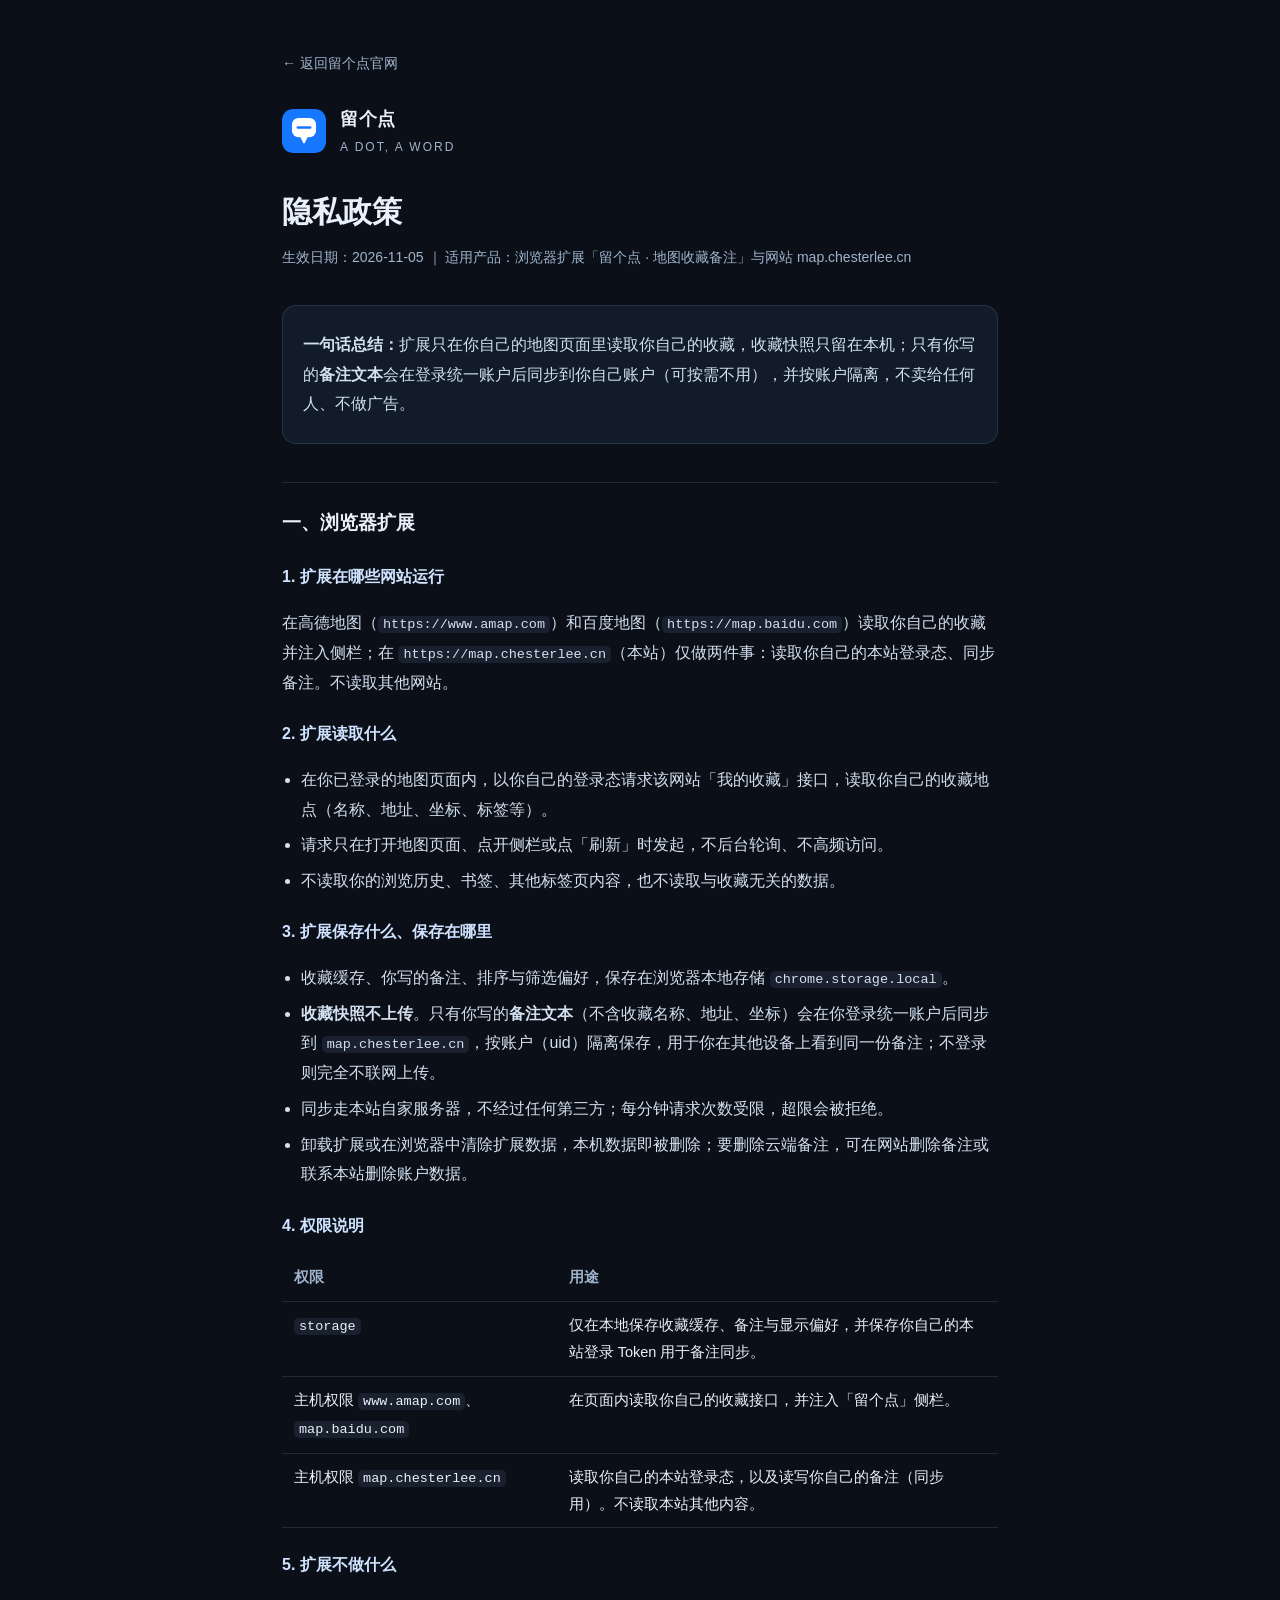
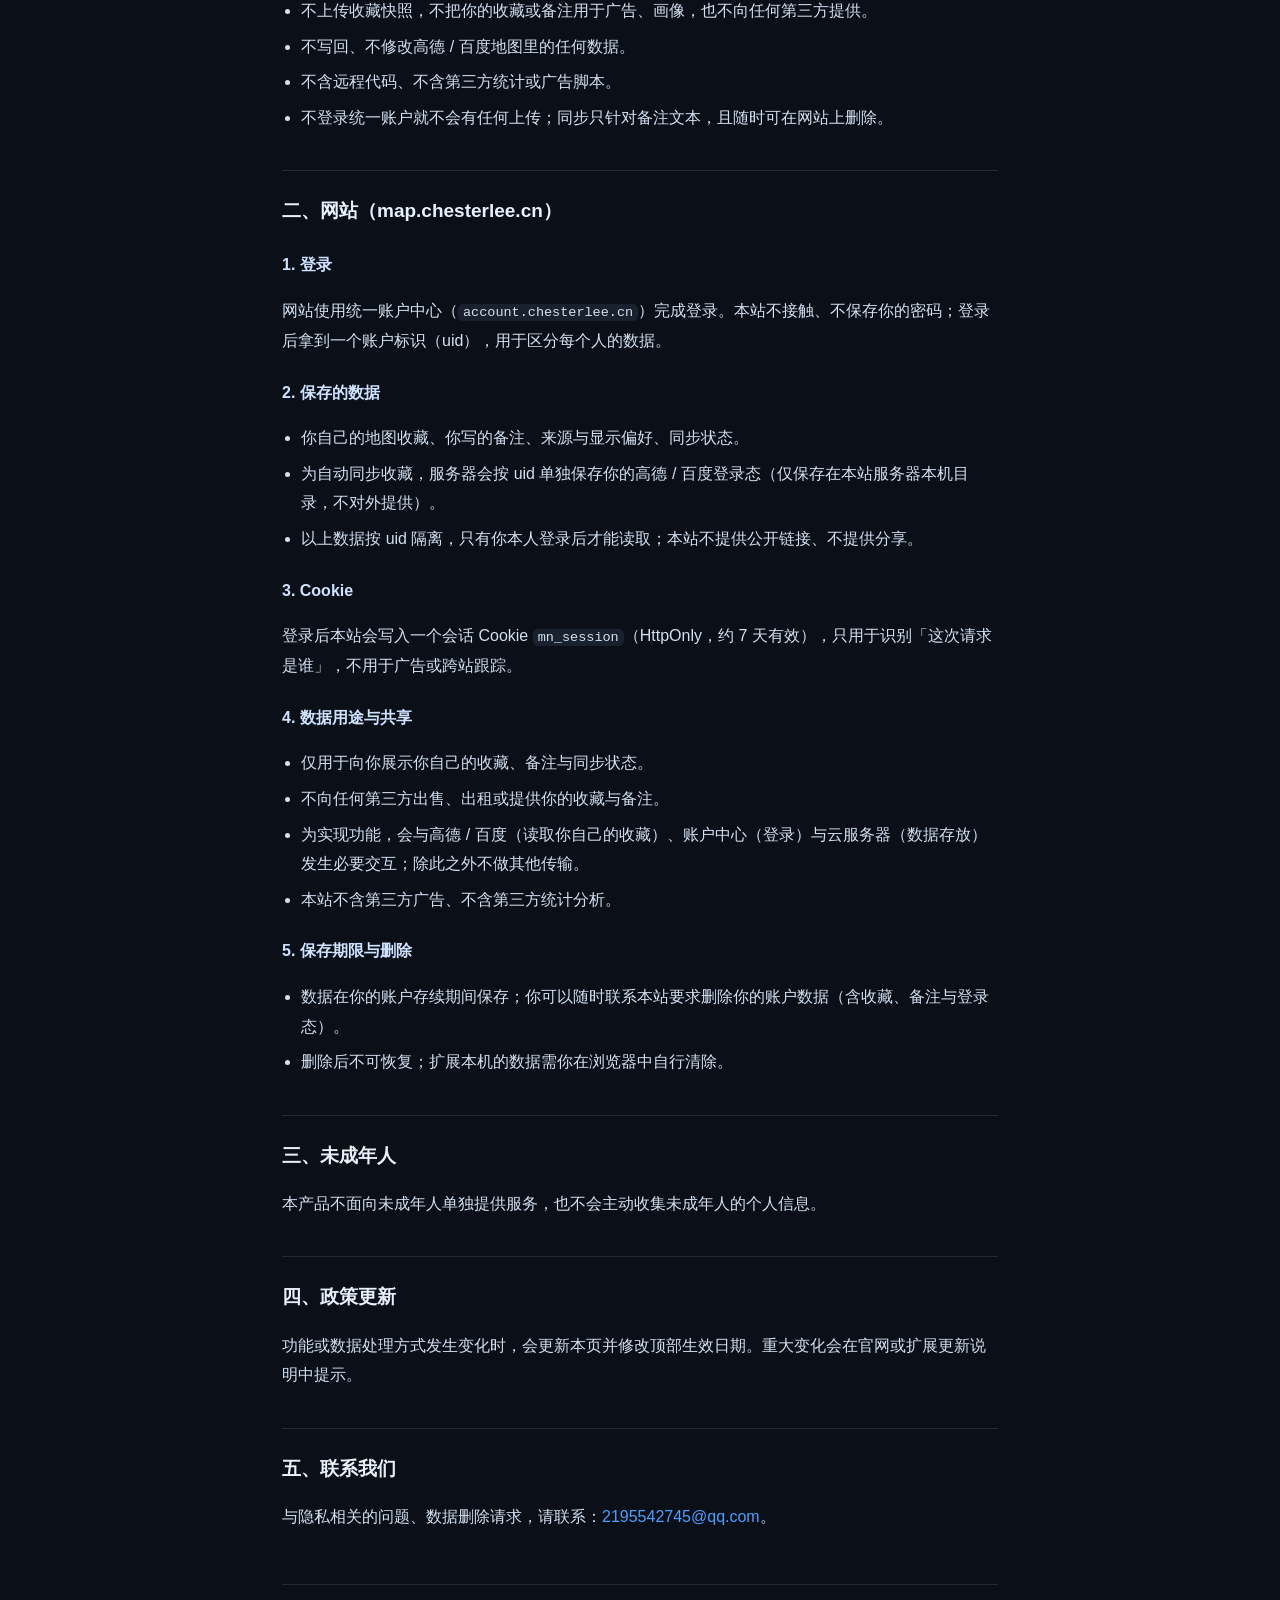
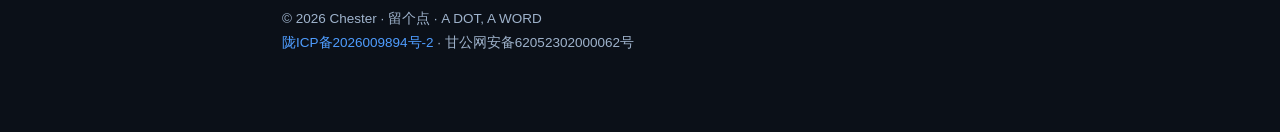
<file: site/privacy.html>
<!DOCTYPE html>
<html lang="zh-CN">
<head>
<meta charset="utf-8">
<meta name="viewport" content="width=device-width, initial-scale=1">
<title>隐私政策 · 留个点</title>
<meta name="description" content="留个点（地图收藏备注扩展与网站）的隐私政策：收藏只在本机读取，不上传、不共享、不做广告；备注可选同步到你自己账户，按账户隔离。">
<meta name="theme-color" content="#101a28">
<link rel="icon" href="assets/img/logo-icon.svg" type="image/svg+xml">
<style>
  :root {
    --bg: #0b1018;
    --panel: #121b28;
    --line: rgba(126, 158, 200, .18);
    --ink: #e8f0fb;
    --muted: #9fb3cc;
    --blue: #4f9dff;
  }
  * { box-sizing: border-box; }
  html { -webkit-text-size-adjust: 100%; }
  body {
    margin: 0;
    background: var(--bg);
    color: var(--ink);
    font: 16px/1.85 -apple-system, BlinkMacSystemFont, "PingFang SC", "Hiragino Sans GB", "Microsoft YaHei", sans-serif;
  }
  .wrap { max-width: 760px; margin: 0 auto; padding: 48px 22px 80px; }
  header { display: flex; align-items: center; gap: 14px; margin-bottom: 34px; }
  header img { width: 44px; height: 44px; border-radius: 11px; }
  header b { font-size: 18px; letter-spacing: .5px; }
  header span { display: block; font-size: 12px; color: var(--muted); letter-spacing: 2px; }
  h1 { font-size: 30px; line-height: 1.3; margin: 0 0 10px; }
  .meta { color: var(--muted); font-size: 14px; margin-bottom: 34px; }
  h2 { font-size: 19px; margin: 38px 0 12px; padding-top: 22px; border-top: 1px solid var(--line); }
  h3 { font-size: 16px; margin: 22px 0 8px; color: #cfe2ff; }
  p, li { color: #d3e0f0; }
  ul { padding-left: 1.2em; }
  li { margin: 6px 0; }
  a { color: var(--blue); text-decoration: none; }
  a:hover { text-decoration: underline; }
  .card {
    background: var(--panel);
    border: 1px solid var(--line);
    border-radius: 14px;
    padding: 18px 20px;
    margin: 18px 0;
  }
  .card p { margin: 6px 0; }
  table { width: 100%; border-collapse: collapse; margin: 14px 0; font-size: 14.5px; }
  th, td { text-align: left; padding: 10px 12px; border-bottom: 1px solid var(--line); vertical-align: top; }
  th { color: var(--muted); font-weight: 600; }
  code { background: rgba(126,158,200,.12); border-radius: 5px; padding: 1px 5px; font-size: 13.5px; }
  footer { margin-top: 52px; padding-top: 22px; border-top: 1px solid var(--line); color: var(--muted); font-size: 13.5px; }
  .back { display: inline-block; margin-bottom: 26px; color: var(--muted); font-size: 14px; }
  .back:hover { color: var(--blue); text-decoration: none; }
</style>
</head>
<body>
<div class="wrap">

  <a class="back" href="./">← 返回留个点官网</a>

  <header>
    <img src="assets/img/logo-icon.svg" alt="">
    <div><b>留个点</b><span>A DOT, A WORD</span></div>
  </header>

  <h1>隐私政策</h1>
  <p class="meta">生效日期：2026-11-05 ｜ 适用产品：浏览器扩展「留个点 · 地图收藏备注」与网站 map.chesterlee.cn</p>

  <div class="card">
    <p><b>一句话总结：</b>扩展只在你自己的地图页面里读取你自己的收藏，收藏快照只留在本机；只有你写的<b>备注文本</b>会在登录统一账户后同步到你自己账户（可按需不用），并按账户隔离，不卖给任何人、不做广告。</p>
  </div>

  <h2>一、浏览器扩展</h2>

  <h3>1. 扩展在哪些网站运行</h3>
  <p>在高德地图（<code>https://www.amap.com</code>）和百度地图（<code>https://map.baidu.com</code>）读取你自己的收藏并注入侧栏；在 <code>https://map.chesterlee.cn</code>（本站）仅做两件事：读取你自己的本站登录态、同步备注。不读取其他网站。</p>

  <h3>2. 扩展读取什么</h3>
  <ul>
    <li>在你已登录的地图页面内，以你自己的登录态请求该网站「我的收藏」接口，读取你自己的收藏地点（名称、地址、坐标、标签等）。</li>
    <li>请求只在打开地图页面、点开侧栏或点「刷新」时发起，不后台轮询、不高频访问。</li>
    <li>不读取你的浏览历史、书签、其他标签页内容，也不读取与收藏无关的数据。</li>
  </ul>

  <h3>3. 扩展保存什么、保存在哪里</h3>
  <ul>
    <li>收藏缓存、你写的备注、排序与筛选偏好，保存在浏览器本地存储 <code>chrome.storage.local</code>。</li>
    <li><b>收藏快照不上传</b>。只有你写的<b>备注文本</b>（不含收藏名称、地址、坐标）会在你登录统一账户后同步到 <code>map.chesterlee.cn</code>，按账户（uid）隔离保存，用于你在其他设备上看到同一份备注；不登录则完全不联网上传。</li>
    <li>同步走本站自家服务器，不经过任何第三方；每分钟请求次数受限，超限会被拒绝。</li>
    <li>卸载扩展或在浏览器中清除扩展数据，本机数据即被删除；要删除云端备注，可在网站删除备注或联系本站删除账户数据。</li>
  </ul>

  <h3>4. 权限说明</h3>
  <table>
    <tr><th>权限</th><th>用途</th></tr>
    <tr><td><code>storage</code></td><td>仅在本地保存收藏缓存、备注与显示偏好，并保存你自己的本站登录 Token 用于备注同步。</td></tr>
    <tr><td>主机权限 <code>www.amap.com</code>、<code>map.baidu.com</code></td><td>在页面内读取你自己的收藏接口，并注入「留个点」侧栏。</td></tr>
    <tr><td>主机权限 <code>map.chesterlee.cn</code></td><td>读取你自己的本站登录态，以及读写你自己的备注（同步用）。不读取本站其他内容。</td></tr>
  </table>

  <h3>5. 扩展不做什么</h3>
  <ul>
    <li>不上传收藏快照，不把你的收藏或备注用于广告、画像，也不向任何第三方提供。</li>
    <li>不写回、不修改高德 / 百度地图里的任何数据。</li>
    <li>不含远程代码、不含第三方统计或广告脚本。</li>
    <li>不登录统一账户就不会有任何上传；同步只针对备注文本，且随时可在网站上删除。</li>
  </ul>

  <h2>二、网站（map.chesterlee.cn）</h2>

  <h3>1. 登录</h3>
  <p>网站使用统一账户中心（<code>account.chesterlee.cn</code>）完成登录。本站不接触、不保存你的密码；登录后拿到一个账户标识（uid），用于区分每个人的数据。</p>

  <h3>2. 保存的数据</h3>
  <ul>
    <li>你自己的地图收藏、你写的备注、来源与显示偏好、同步状态。</li>
    <li>为自动同步收藏，服务器会按 uid 单独保存你的高德 / 百度登录态（仅保存在本站服务器本机目录，不对外提供）。</li>
    <li>以上数据按 uid 隔离，只有你本人登录后才能读取；本站不提供公开链接、不提供分享。</li>
  </ul>

  <h3>3. Cookie</h3>
  <p>登录后本站会写入一个会话 Cookie <code>mn_session</code>（HttpOnly，约 7 天有效），只用于识别「这次请求是谁」，不用于广告或跨站跟踪。</p>

  <h3>4. 数据用途与共享</h3>
  <ul>
    <li>仅用于向你展示你自己的收藏、备注与同步状态。</li>
    <li>不向任何第三方出售、出租或提供你的收藏与备注。</li>
    <li>为实现功能，会与高德 / 百度（读取你自己的收藏）、账户中心（登录）与云服务器（数据存放）发生必要交互；除此之外不做其他传输。</li>
    <li>本站不含第三方广告、不含第三方统计分析。</li>
  </ul>

  <h3>5. 保存期限与删除</h3>
  <ul>
    <li>数据在你的账户存续期间保存；你可以随时联系本站要求删除你的账户数据（含收藏、备注与登录态）。</li>
    <li>删除后不可恢复；扩展本机的数据需你在浏览器中自行清除。</li>
  </ul>

  <h2>三、未成年人</h2>
  <p>本产品不面向未成年人单独提供服务，也不会主动收集未成年人的个人信息。</p>

  <h2>四、政策更新</h2>
  <p>功能或数据处理方式发生变化时，会更新本页并修改顶部生效日期。重大变化会在官网或扩展更新说明中提示。</p>

  <h2>五、联系我们</h2>
  <p>与隐私相关的问题、数据删除请求，请联系：<a href="mailto:2195542745@qq.com">2195542745@qq.com</a>。</p>

  <footer>
    <div>© 2026 Chester · 留个点 · A DOT, A WORD</div>
    <div><a href="https://beian.miit.gov.cn/" target="_blank" rel="noopener">陇ICP备2026009894号-2</a> · 甘公网安备62052302000062号</div>
  </footer>

</div>
</body>
</html>
</file>
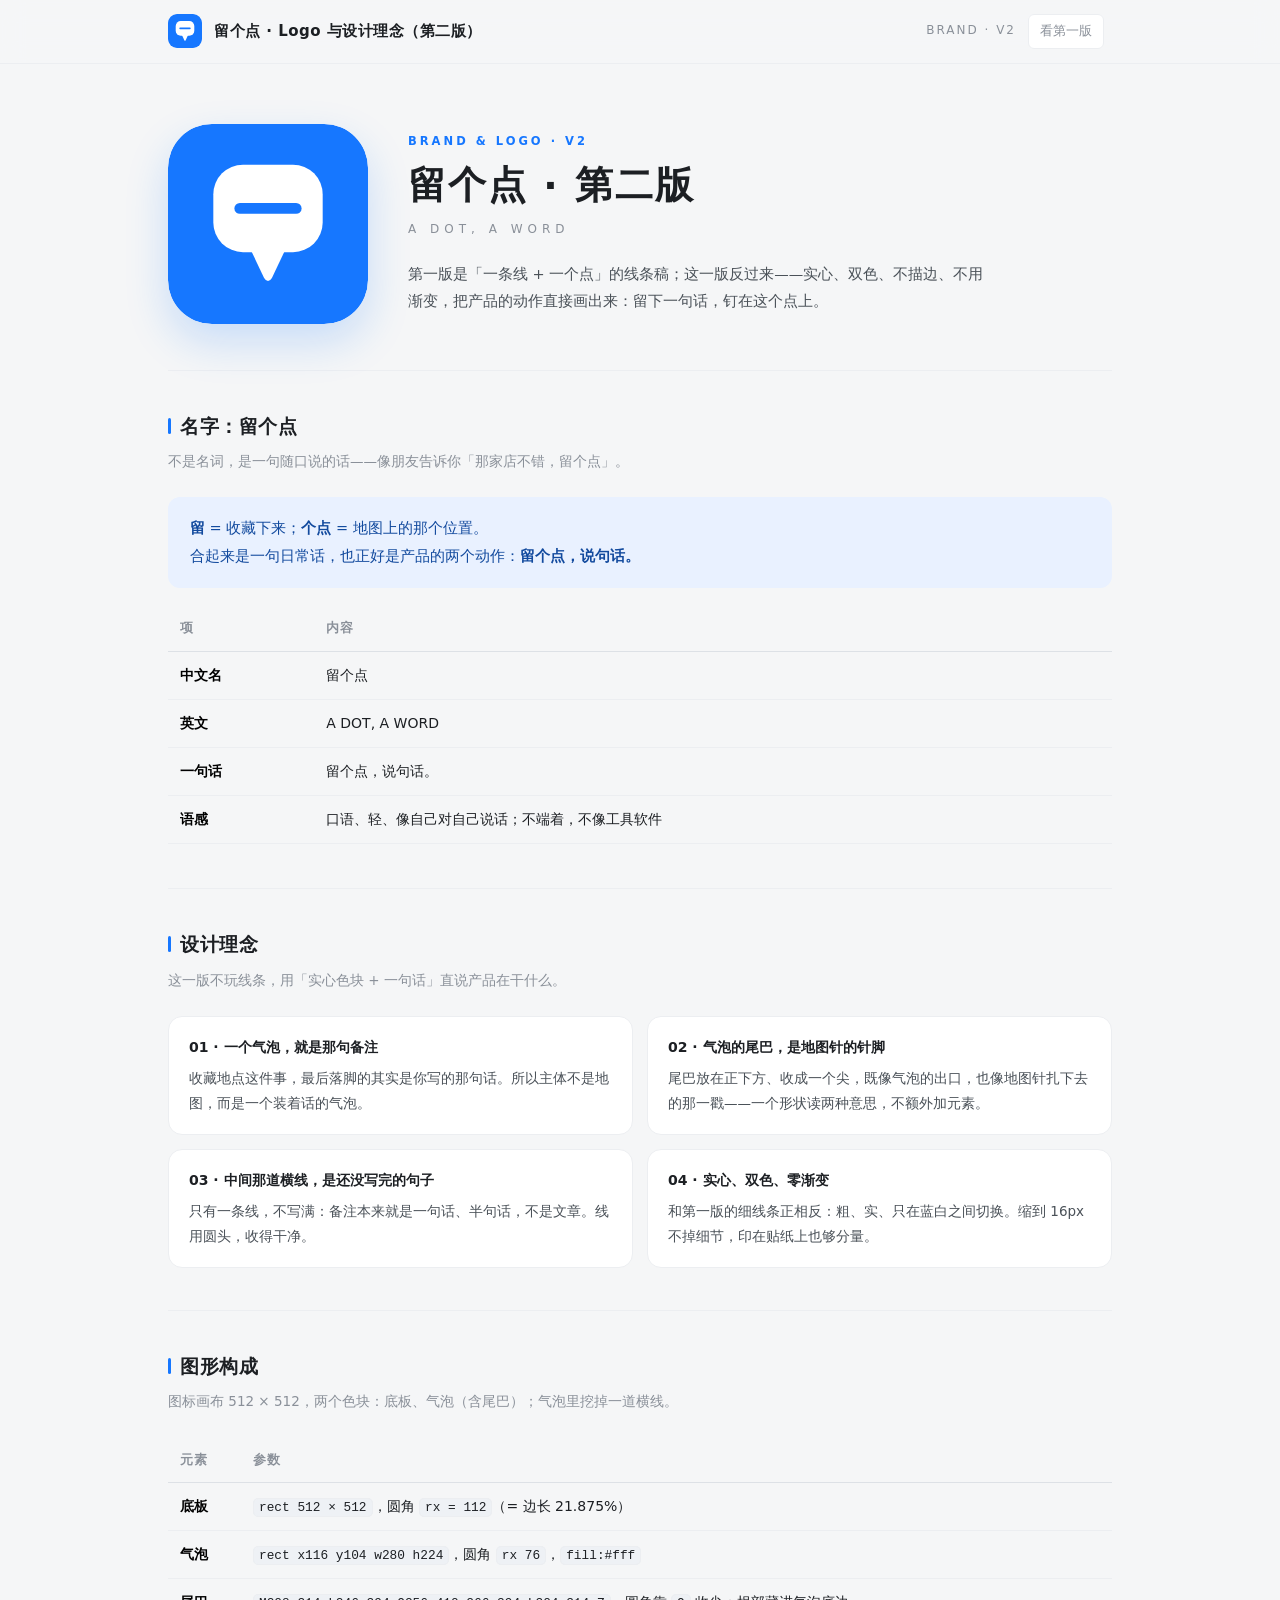
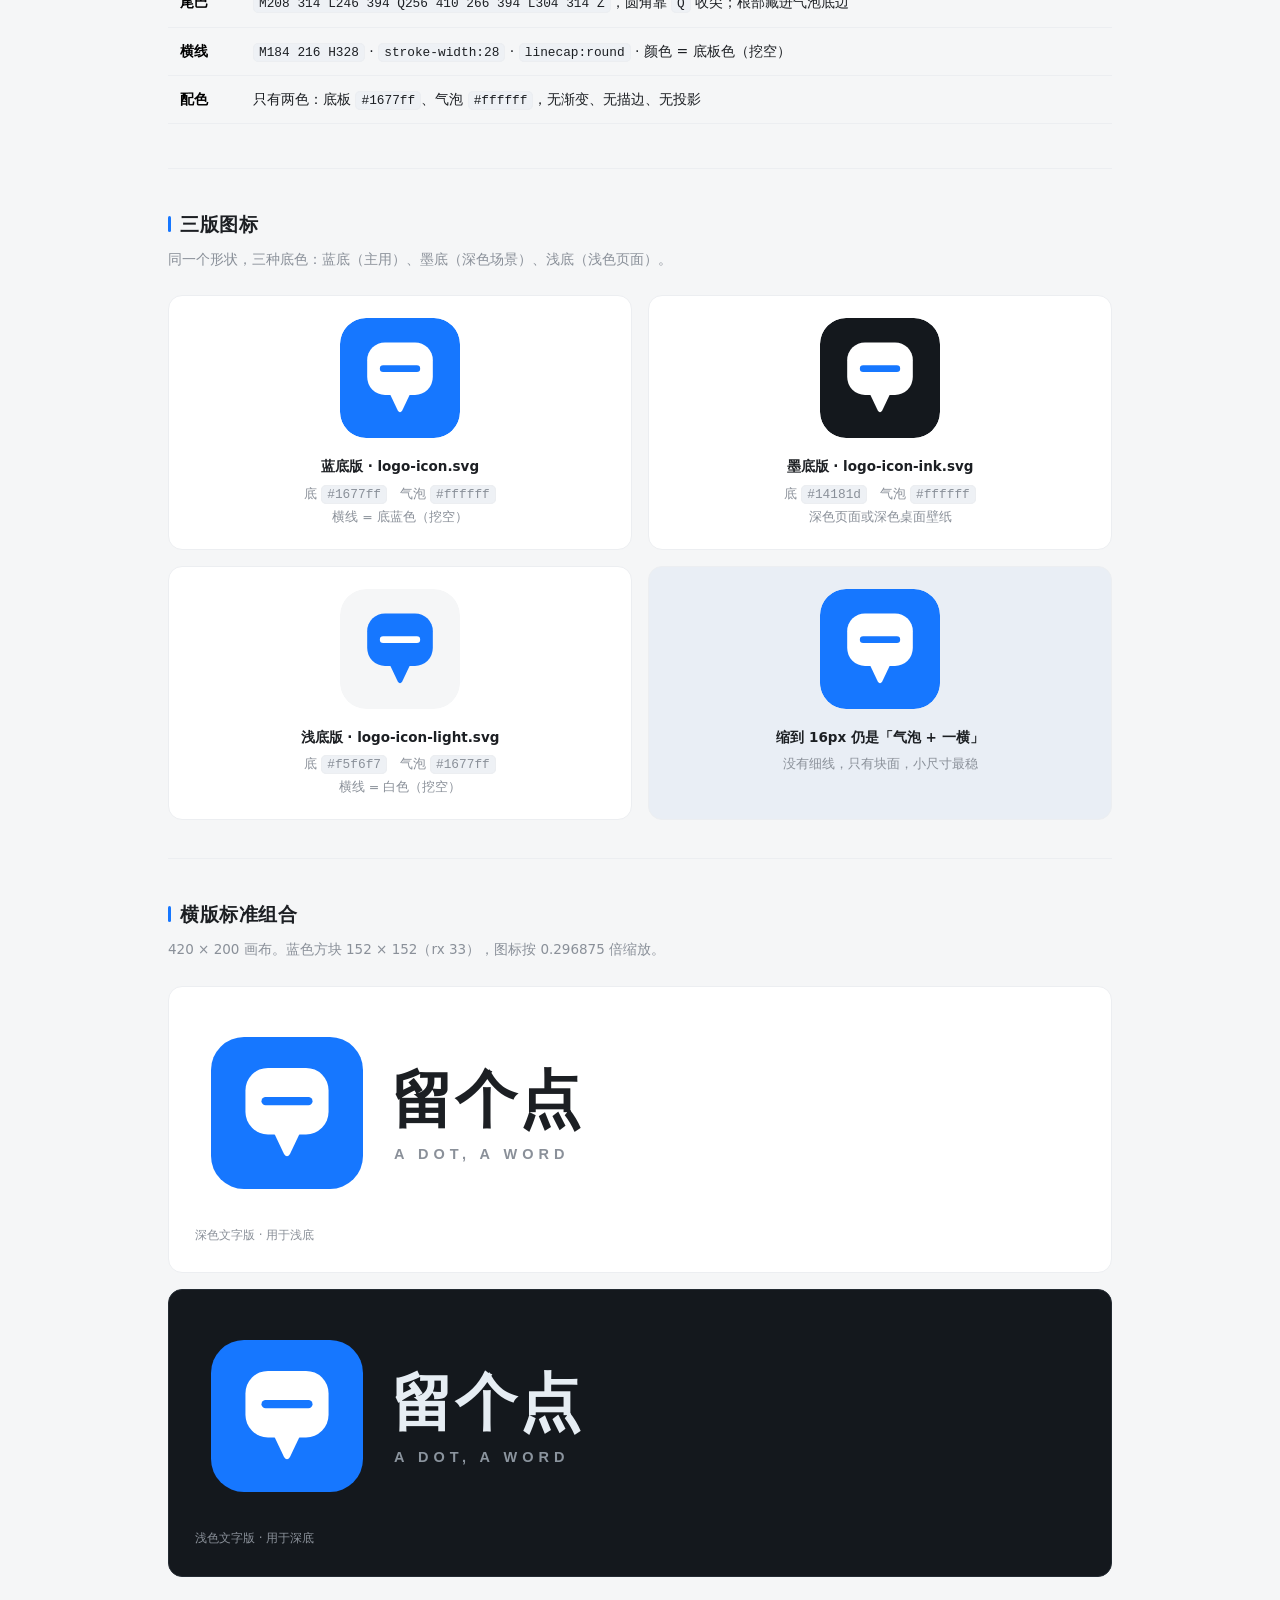
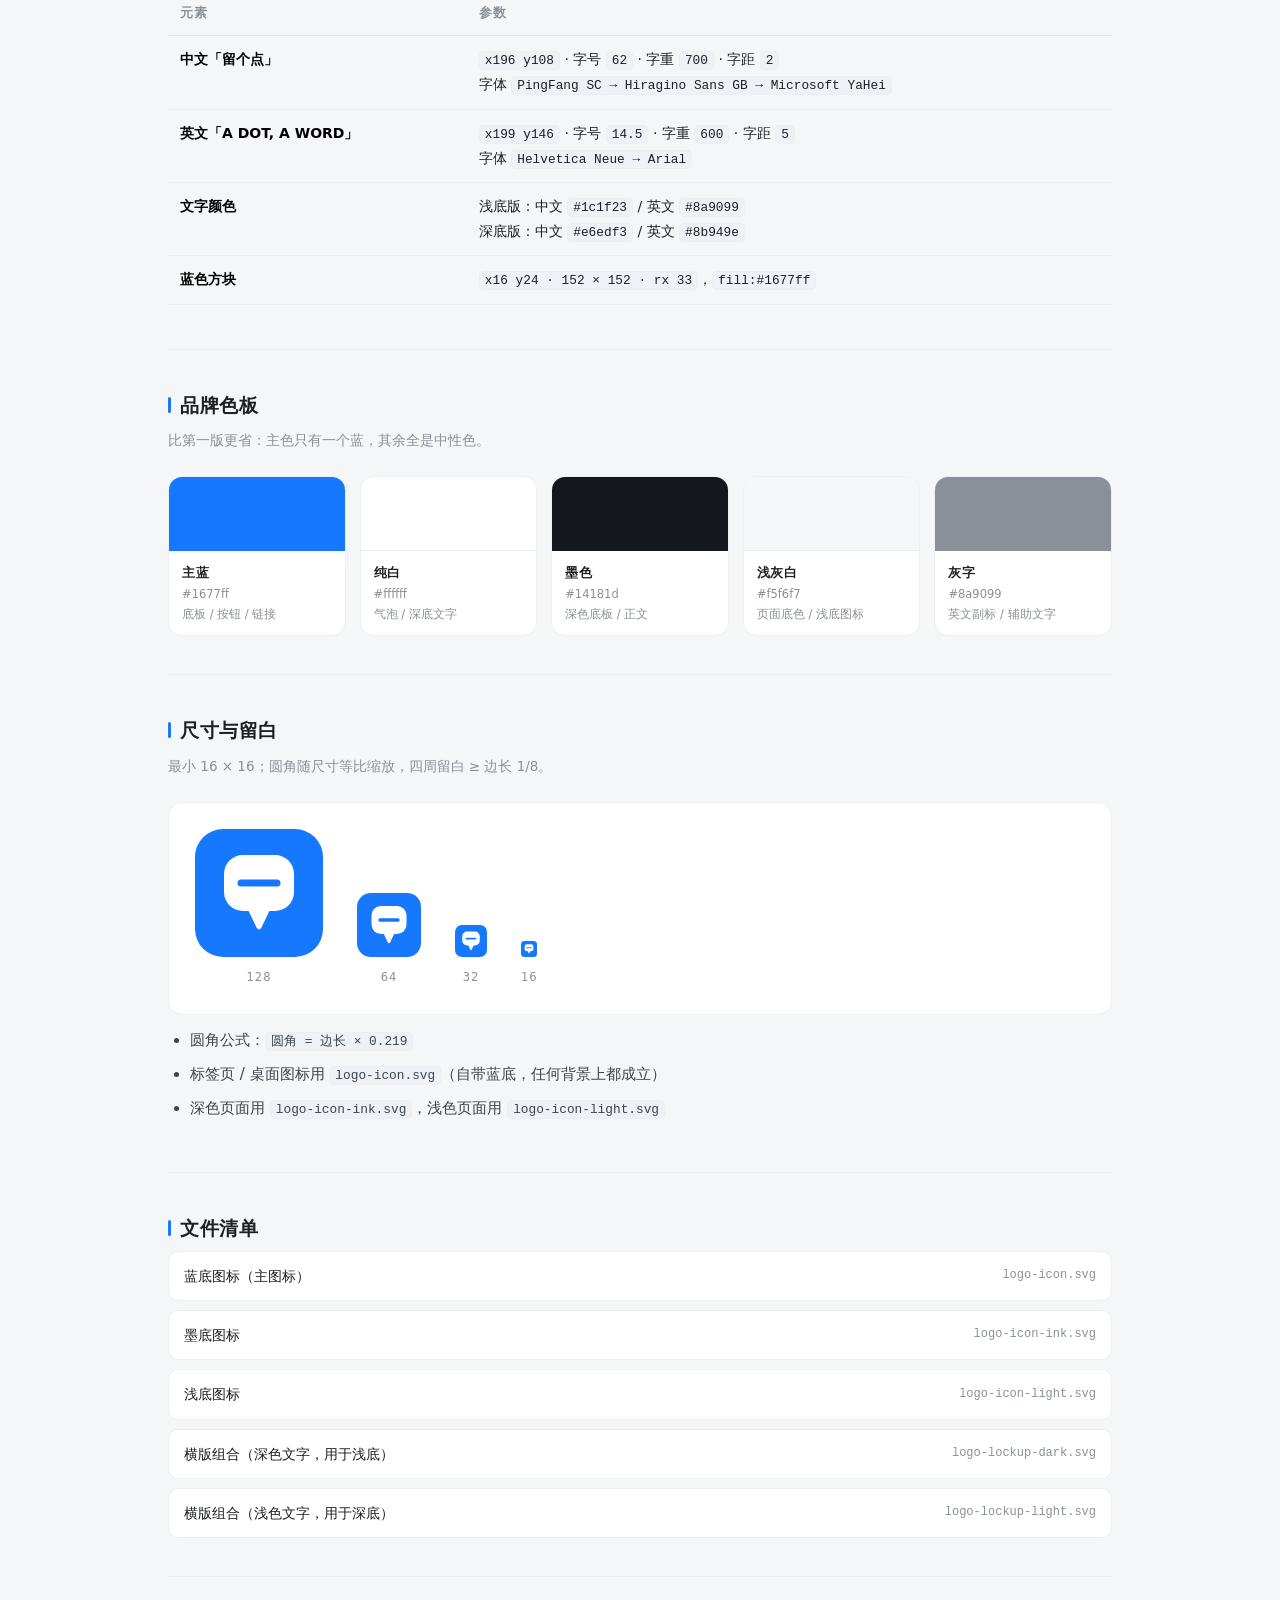
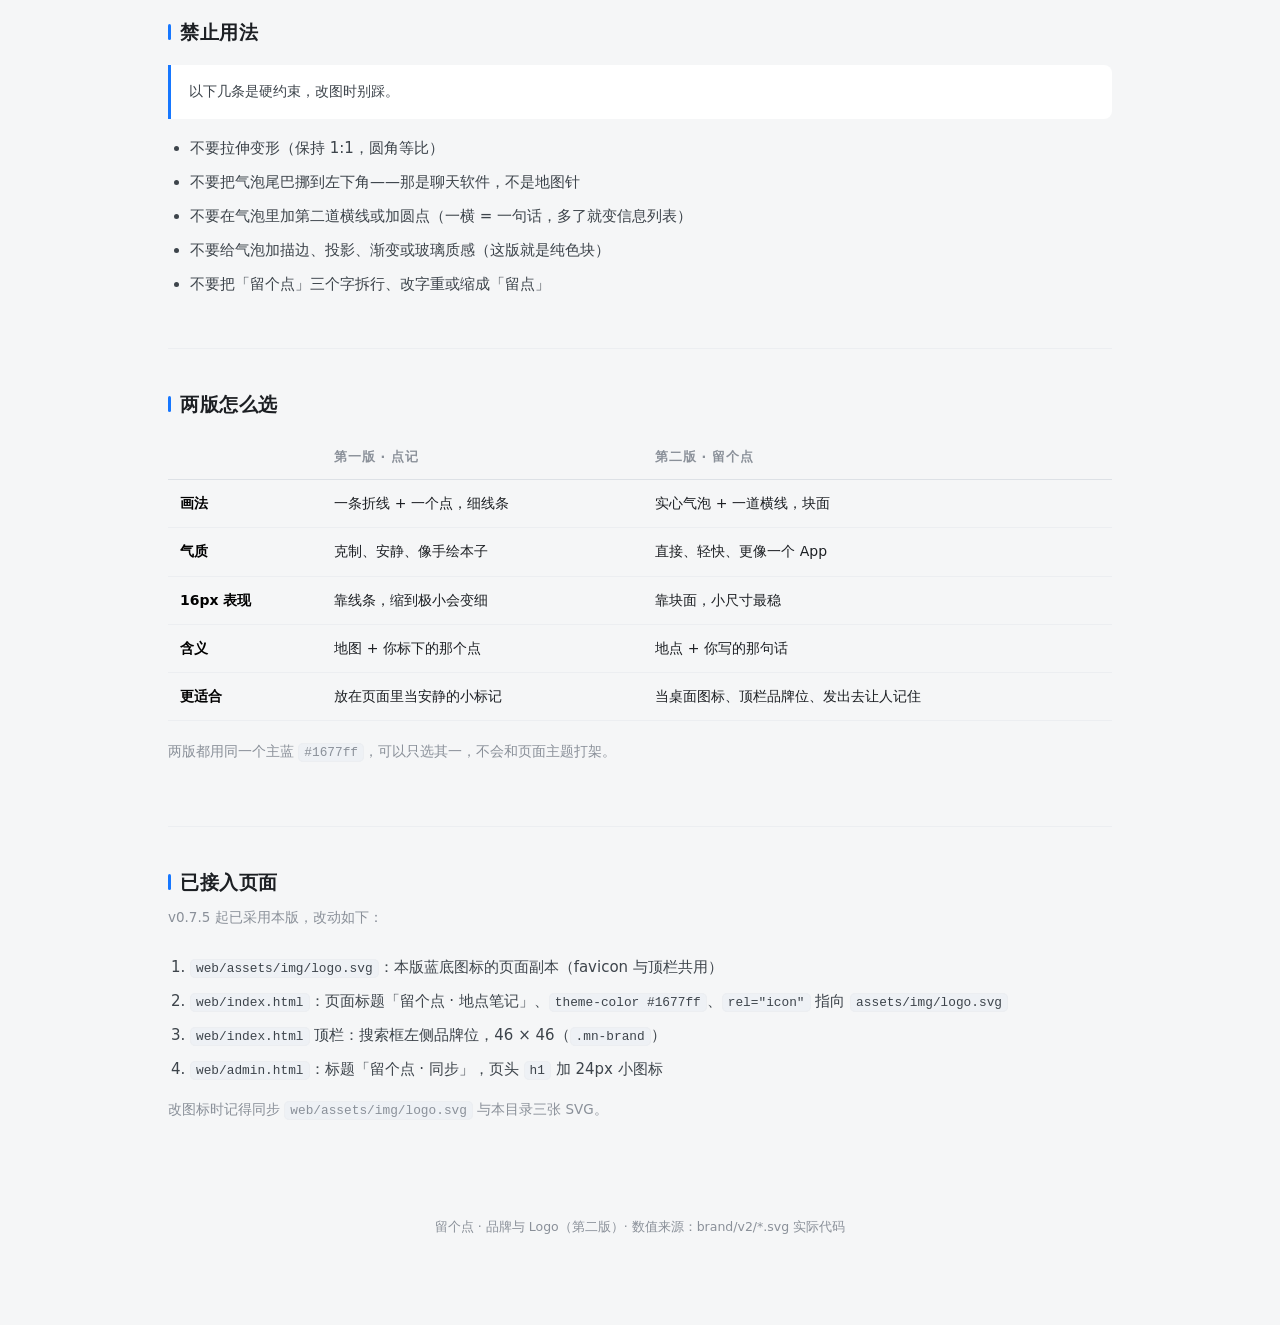
<file: brand/v2/logo-spec.html>
<!doctype html>
<html lang="zh-CN">
<head>
<meta charset="utf-8">
<meta name="viewport" content="width=device-width, initial-scale=1">
<title>留个点 · Logo 与设计理念（第二版）</title>
<style>
  :root{
    --bg:#f5f6f7;--card:#ffffff;--text:#1c1f23;--muted:#8a9099;--line:#eceef1;
    --accent:#1677ff;--accent-weak:#e9f1ff;--ink:#14181d;
    --mono:ui-monospace,Menlo,Consolas,monospace;
  }
  *{box-sizing:border-box}
  body{
    margin:0;background:var(--bg);color:var(--text);
    font-family:'PingFang SC','Hiragino Sans GB','Microsoft YaHei',system-ui,sans-serif;
    line-height:1.8;font-size:15px;
  }
  .wrap{max-width:1000px;margin:0 auto;padding:0 28px 90px}
  header.top{
    position:sticky;top:0;z-index:5;backdrop-filter:blur(12px);
    background:rgba(245,246,247,.88);border-bottom:1px solid var(--line);
  }
  .top-in{max-width:1000px;margin:0 auto;padding:14px 36px 14px 28px;display:flex;align-items:center;gap:12px}
  .top-in img{width:34px;height:34px;border-radius:9px;display:block}
  .top-in b{font-size:15px;letter-spacing:.5px}
  .top-in span{color:var(--muted);font-size:12px;letter-spacing:2px;margin-left:auto}
  .top-in a{color:var(--muted);font-size:12.5px;text-decoration:none;border:1px solid var(--line);
    background:var(--card);padding:5px 11px;border-radius:6px}
  .top-in a:hover{color:#fff;background:var(--accent);border-color:var(--accent)}

  .hero{display:grid;grid-template-columns:200px 1fr;gap:40px;align-items:center;padding:60px 0 46px}
  .hero img{width:200px;height:200px;display:block;border-radius:44px;box-shadow:0 18px 44px rgba(22,119,255,.2)}
  .kick{color:var(--accent);font-size:11.5px;letter-spacing:3px;font-weight:600;margin:0 0 12px}
  h1{margin:0;font-size:38px;line-height:1.15;letter-spacing:2px}
  .tag{color:var(--muted);font-size:12px;letter-spacing:5px;margin-top:12px}
  .lead{color:#4a5158;font-size:14.5px;line-height:1.9;margin:20px 0 0;max-width:580px}

  section{padding:38px 0;border-top:1px solid var(--line)}
  h2{margin:0 0 6px;font-size:19px;letter-spacing:.5px;display:flex;align-items:center;gap:9px}
  h2::before{content:"";width:3px;height:16px;border-radius:2px;background:var(--accent)}
  .sub{color:var(--muted);font-size:13.5px;margin:0 0 24px}
  h3{margin:30px 0 10px;font-size:15.5px;letter-spacing:.4px}

  table{width:100%;border-collapse:collapse;font-size:14px;margin:14px 0 6px}
  th,td{text-align:left;padding:11px 12px;border-bottom:1px solid var(--line);vertical-align:top}
  th{color:var(--muted);font-size:12.5px;letter-spacing:.06em;font-weight:600;border-bottom:1px solid #dde1e6}
  td b{color:#000;font-weight:600}
  tr:hover td{background:rgba(22,119,255,.04)}
  code{font-family:var(--mono);font-size:12.8px;background:#eef1f5;border:1px solid var(--line);
    border-radius:5px;padding:1px 5px;word-break:break-all}

  .idea{display:grid;grid-template-columns:1fr 1fr;gap:14px;margin:18px 0 4px}
  .idea div{background:var(--card);border:1px solid var(--line);border-radius:14px;padding:18px 20px}
  .idea b{display:block;font-size:14px;margin-bottom:6px}
  .idea p{margin:0;color:#4a5158;font-size:13.5px;line-height:1.85}

  .cards{display:grid;grid-template-columns:1fr 1fr;gap:16px}
  .card{background:var(--card);border:1px solid var(--line);border-radius:14px;padding:22px;text-align:center}
  .card img{width:120px;height:120px;display:block;margin:0 auto;border-radius:26px}
  .card b{display:block;margin-top:16px;font-size:13.5px}
  .card p{margin:4px 0 0;color:var(--muted);font-size:12.5px;line-height:1.7}

  .locks{display:grid;gap:16px}
  .lock{background:var(--card);border:1px solid var(--line);border-radius:14px;padding:26px}
  .lock.dark{background:var(--ink);border-color:#242b33}
  .lock img{width:100%;max-width:420px;height:auto;display:block}
  .lock .cap{font-size:12px;color:var(--muted);margin-top:12px}

  .sizes{display:flex;align-items:flex-end;gap:34px;flex-wrap:wrap;background:var(--card);
    border:1px solid var(--line);border-radius:14px;padding:26px}
  .sz{display:flex;flex-direction:column;align-items:center;gap:10px;color:var(--muted);
    font-size:11.5px;letter-spacing:1px}
  .sz img{display:block}

  .colors{display:flex;gap:14px;flex-wrap:wrap}
  .c{flex:1;min-width:130px;border:1px solid var(--line);border-radius:14px;overflow:hidden;background:var(--card)}
  .c .sw{height:74px}
  .c .meta{padding:11px 13px;font-size:11.5px;line-height:1.7;color:var(--muted)}
  .c .meta b{display:block;font-size:12.5px;color:var(--text);letter-spacing:.5px;margin-bottom:2px}

  .files{display:grid;gap:9px}
  .file{display:flex;align-items:center;gap:12px;padding:12px 15px;background:var(--card);
    border:1px solid var(--line);border-radius:10px;font-size:13.5px;text-decoration:none;color:var(--text)}
  .file:hover{border-color:var(--accent)}
  .file span{color:var(--muted);font-size:12px;margin-left:auto;font-family:var(--mono);text-align:right}

  ol,ul{margin:12px 0;padding-left:22px}
  li{margin:7px 0;color:#3d444b}
  li b{color:#000}
  .warn{border-left:3px solid var(--accent);background:var(--card);padding:14px 18px;
    border-radius:0 8px 8px 0;color:#3d444b;font-size:14px;margin:16px 0}
  .quote{background:var(--accent-weak);border-radius:12px;padding:18px 22px;margin:18px 0;
    color:#124a9e;font-size:14.5px;line-height:1.9}
  footer{color:var(--muted);font-size:12.5px;text-align:center;padding-top:32px}

  @media (max-width:760px){
    .hero{grid-template-columns:1fr;gap:26px;padding:40px 0 34px}
    .hero img{width:150px;height:150px;border-radius:34px}
    h1{font-size:30px}
    .cards,.idea{grid-template-columns:1fr}
    .wrap{padding:0 20px 60px}
    .top-in{padding:12px 20px}
    .top-in span{display:none}
  }
</style>
</head>
<body>

<header class="top">
  <div class="top-in">
    <img src="logo-icon.svg" alt="">
    <b>留个点 · Logo 与设计理念（第二版）</b>
    <span>BRAND · V2</span>
    <a href="../logo-spec.html">看第一版</a>
  </div>
</header>

<div class="wrap">

  <div class="hero">
    <img src="logo-icon.svg" alt="留个点 蓝底图标">
    <div>
      <div class="kick">BRAND &amp; LOGO · V2</div>
      <h1>留个点 · 第二版</h1>
      <div class="tag">A DOT, A WORD</div>
      <p class="lead">第一版是「一条线 + 一个点」的线条稿；这一版反过来——实心、双色、不描边、不用渐变，把产品的动作直接画出来：留下一句话，钉在这个点上。</p>
    </div>
  </div>

  <!-- 1 -->
  <section>
    <h2>名字：留个点</h2>
    <p class="sub">不是名词，是一句随口说的话——像朋友告诉你「那家店不错，留个点」。</p>
    <div class="quote">
      <b>留</b> = 收藏下来；<b>个点</b> = 地图上的那个位置。<br>
      合起来是一句日常话，也正好是产品的两个动作：<b>留个点，说句话。</b>
    </div>
    <table>
      <tr><th>项</th><th>内容</th></tr>
      <tr><td><b>中文名</b></td><td>留个点</td></tr>
      <tr><td><b>英文</b></td><td>A DOT, A WORD</td></tr>
      <tr><td><b>一句话</b></td><td>留个点，说句话。</td></tr>
      <tr><td><b>语感</b></td><td>口语、轻、像自己对自己说话；不端着，不像工具软件</td></tr>
    </table>
  </section>

  <!-- 2 -->
  <section>
    <h2>设计理念</h2>
    <p class="sub">这一版不玩线条，用「实心色块 + 一句话」直说产品在干什么。</p>
    <div class="idea">
      <div>
        <b>01 · 一个气泡，就是那句备注</b>
        <p>收藏地点这件事，最后落脚的其实是你写的那句话。所以主体不是地图，而是一个装着话的气泡。</p>
      </div>
      <div>
        <b>02 · 气泡的尾巴，是地图针的针脚</b>
        <p>尾巴放在正下方、收成一个尖，既像气泡的出口，也像地图针扎下去的那一戳——一个形状读两种意思，不额外加元素。</p>
      </div>
      <div>
        <b>03 · 中间那道横线，是还没写完的句子</b>
        <p>只有一条线，不写满：备注本来就是一句话、半句话，不是文章。线用圆头，收得干净。</p>
      </div>
      <div>
        <b>04 · 实心、双色、零渐变</b>
        <p>和第一版的细线条正相反：粗、实、只在蓝白之间切换。缩到 16px 不掉细节，印在贴纸上也够分量。</p>
      </div>
    </div>
  </section>

  <!-- 3 -->
  <section>
    <h2>图形构成</h2>
    <p class="sub">图标画布 512 × 512，两个色块：底板、气泡（含尾巴）；气泡里挖掉一道横线。</p>
    <table>
      <tr><th>元素</th><th>参数</th></tr>
      <tr><td><b>底板</b></td><td><code>rect 512 × 512</code>，圆角 <code>rx = 112</code>（= 边长 21.875%）</td></tr>
      <tr><td><b>气泡</b></td><td><code>rect x116 y104 w280 h224</code>，圆角 <code>rx 76</code>，<code>fill:#fff</code></td></tr>
      <tr><td><b>尾巴</b></td><td><code>M208 314 L246 394 Q256 410 266 394 L304 314 Z</code>，圆角靠 <code>Q</code> 收尖；根部藏进气泡底边</td></tr>
      <tr><td><b>横线</b></td><td><code>M184 216 H328</code> · <code>stroke-width:28</code> · <code>linecap:round</code> · 颜色 = 底板色（挖空）</td></tr>
      <tr><td><b>配色</b></td><td>只有两色：底板 <code>#1677ff</code>、气泡 <code>#ffffff</code>，无渐变、无描边、无投影</td></tr>
    </table>
  </section>

  <!-- 4 -->
  <section>
    <h2>三版图标</h2>
    <p class="sub">同一个形状，三种底色：蓝底（主用）、墨底（深色场景）、浅底（浅色页面）。</p>
    <div class="cards">
      <div class="card">
        <img src="logo-icon.svg" alt="蓝底图标">
        <b>蓝底版 · logo-icon.svg</b>
        <p>底 <code>#1677ff</code>　气泡 <code>#ffffff</code><br>横线 = 底蓝色（挖空）</p>
      </div>
      <div class="card">
        <img src="logo-icon-ink.svg" alt="墨底图标">
        <b>墨底版 · logo-icon-ink.svg</b>
        <p>底 <code>#14181d</code>　气泡 <code>#ffffff</code><br>深色页面或深色桌面壁纸</p>
      </div>
    </div>
    <div class="cards" style="margin-top:16px">
      <div class="card">
        <img src="logo-icon-light.svg" alt="浅底图标">
        <b>浅底版 · logo-icon-light.svg</b>
        <p>底 <code>#f5f6f7</code>　气泡 <code>#1677ff</code><br>横线 = 白色（挖空）</p>
      </div>
      <div class="card" style="background:#e9eef5">
        <img src="logo-icon.svg" alt="蓝底图标（深色演示）">
        <b>缩到 16px 仍是「气泡 + 一横」</b>
        <p>没有细线，只有块面，小尺寸最稳</p>
      </div>
    </div>
  </section>

  <!-- 5 -->
  <section>
    <h2>横版标准组合</h2>
    <p class="sub">420 × 200 画布。蓝色方块 152 × 152（rx 33），图标按 0.296875 倍缩放。</p>
    <div class="locks">
      <div class="lock">
        <img src="logo-lockup-dark.svg" alt="横版组合（深色文字，浅底）">
        <div class="cap">深色文字版 · 用于浅底</div>
      </div>
      <div class="lock dark">
        <img src="logo-lockup-light.svg" alt="横版组合（浅色文字，深底）">
        <div class="cap">浅色文字版 · 用于深底</div>
      </div>
    </div>
    <table>
      <tr><th>元素</th><th>参数</th></tr>
      <tr><td><b>中文「留个点」</b></td><td><code>x196 y108</code> · 字号 <code>62</code> · 字重 <code>700</code> · 字距 <code>2</code><br>字体 <code>PingFang SC → Hiragino Sans GB → Microsoft YaHei</code></td></tr>
      <tr><td><b>英文「A DOT, A WORD」</b></td><td><code>x199 y146</code> · 字号 <code>14.5</code> · 字重 <code>600</code> · 字距 <code>5</code><br>字体 <code>Helvetica Neue → Arial</code></td></tr>
      <tr><td><b>文字颜色</b></td><td>浅底版：中文 <code>#1c1f23</code> / 英文 <code>#8a9099</code><br>深底版：中文 <code>#e6edf3</code> / 英文 <code>#8b949e</code></td></tr>
      <tr><td><b>蓝色方块</b></td><td><code>x16 y24 · 152 × 152 · rx 33</code>，<code>fill:#1677ff</code></td></tr>
    </table>
  </section>

  <!-- 6 -->
  <section>
    <h2>品牌色板</h2>
    <p class="sub">比第一版更省：主色只有一个蓝，其余全是中性色。</p>
    <div class="colors">
      <div class="c"><div class="sw" style="background:#1677ff"></div><div class="meta"><b>主蓝</b>#1677ff<br>底板 / 按钮 / 链接</div></div>
      <div class="c"><div class="sw" style="background:#ffffff;border-bottom:1px solid #e6e9ee"></div><div class="meta"><b>纯白</b>#ffffff<br>气泡 / 深底文字</div></div>
      <div class="c"><div class="sw" style="background:#14181d"></div><div class="meta"><b>墨色</b>#14181d<br>深色底板 / 正文</div></div>
      <div class="c"><div class="sw" style="background:#f5f6f7;border-bottom:1px solid #e6e9ee"></div><div class="meta"><b>浅灰白</b>#f5f6f7<br>页面底色 / 浅底图标</div></div>
      <div class="c"><div class="sw" style="background:#8a9099"></div><div class="meta"><b>灰字</b>#8a9099<br>英文副标 / 辅助文字</div></div>
    </div>
  </section>

  <!-- 7 -->
  <section>
    <h2>尺寸与留白</h2>
    <p class="sub">最小 16 × 16；圆角随尺寸等比缩放，四周留白 ≥ 边长 1/8。</p>
    <div class="sizes">
      <div class="sz"><img src="logo-icon.svg" width="128" height="128" alt="128px 图标"><span>128</span></div>
      <div class="sz"><img src="logo-icon.svg" width="64" height="64" alt="64px 图标"><span>64</span></div>
      <div class="sz"><img src="logo-icon.svg" width="32" height="32" alt="32px 图标"><span>32</span></div>
      <div class="sz"><img src="logo-icon.svg" width="16" height="16" alt="16px 图标"><span>16</span></div>
    </div>
    <ul>
      <li>圆角公式：<code>圆角 = 边长 × 0.219</code></li>
      <li>标签页 / 桌面图标用 <code>logo-icon.svg</code>（自带蓝底，任何背景上都成立）</li>
      <li>深色页面用 <code>logo-icon-ink.svg</code>，浅色页面用 <code>logo-icon-light.svg</code></li>
    </ul>
  </section>

  <!-- 8 -->
  <section>
    <h2>文件清单</h2>
    <div class="files">
      <a class="file" href="logo-icon.svg">蓝底图标（主图标）<span>logo-icon.svg</span></a>
      <a class="file" href="logo-icon-ink.svg">墨底图标<span>logo-icon-ink.svg</span></a>
      <a class="file" href="logo-icon-light.svg">浅底图标<span>logo-icon-light.svg</span></a>
      <a class="file" href="logo-lockup-dark.svg">横版组合（深色文字，用于浅底）<span>logo-lockup-dark.svg</span></a>
      <a class="file" href="logo-lockup-light.svg">横版组合（浅色文字，用于深底）<span>logo-lockup-light.svg</span></a>
    </div>
  </section>

  <!-- 9 -->
  <section>
    <h2>禁止用法</h2>
    <div class="warn">以下几条是硬约束，改图时别踩。</div>
    <ul>
      <li>不要拉伸变形（保持 1:1，圆角等比）</li>
      <li>不要把气泡尾巴挪到左下角——那是聊天软件，不是地图针</li>
      <li>不要在气泡里加第二道横线或加圆点（一横 = 一句话，多了就变信息列表）</li>
      <li>不要给气泡加描边、投影、渐变或玻璃质感（这版就是纯色块）</li>
      <li>不要把「留个点」三个字拆行、改字重或缩成「留点」</li>
    </ul>
  </section>

  <!-- 10 -->
  <section>
    <h2>两版怎么选</h2>
    <table>
      <tr><th></th><th>第一版 · 点记</th><th>第二版 · 留个点</th></tr>
      <tr><td><b>画法</b></td><td>一条折线 + 一个点，细线条</td><td>实心气泡 + 一道横线，块面</td></tr>
      <tr><td><b>气质</b></td><td>克制、安静、像手绘本子</td><td>直接、轻快、更像一个 App</td></tr>
      <tr><td><b>16px 表现</b></td><td>靠线条，缩到极小会变细</td><td>靠块面，小尺寸最稳</td></tr>
      <tr><td><b>含义</b></td><td>地图 + 你标下的那个点</td><td>地点 + 你写的那句话</td></tr>
      <tr><td><b>更适合</b></td><td>放在页面里当安静的小标记</td><td>当桌面图标、顶栏品牌位、发出去让人记住</td></tr>
    </table>
    <p class="sub" style="margin-top:18px">两版都用同一个主蓝 <code>#1677ff</code>，可以只选其一，不会和页面主题打架。</p>
  </section>

  <section>
    <h2>已接入页面</h2>
    <p class="sub">v0.7.5 起已采用本版，改动如下：</p>
    <ol>
      <li><code>web/assets/img/logo.svg</code>：本版蓝底图标的页面副本（favicon 与顶栏共用）</li>
      <li><code>web/index.html</code>：页面标题「留个点 · 地点笔记」、<code>theme-color #1677ff</code>、<code>rel="icon"</code> 指向 <code>assets/img/logo.svg</code></li>
      <li><code>web/index.html</code> 顶栏：搜索框左侧品牌位，46 × 46（<code>.mn-brand</code>）</li>
      <li><code>web/admin.html</code>：标题「留个点 · 同步」，页头 <code>h1</code> 加 24px 小图标</li>
    </ol>
    <p class="sub" style="margin-top:14px">改图标时记得同步 <code>web/assets/img/logo.svg</code> 与本目录三张 SVG。</p>
  </section>

  <footer>留个点 · 品牌与 Logo（第二版）· 数值来源：brand/v2/*.svg 实际代码</footer>
</div>

</body>
</html>
</file>
<file: site/assets/css/site.css>
/* 留个点 · 官网 — 深色 / 大图 / 滚动动效
   零依赖，所有动效只动 transform 与 opacity */

:root{
  --bg:#101a28;
  --bg-soft:#152131;
  --ink:#eaf1f8;
  --muted:#9aa8ba;
  --line:rgba(255,255,255,.11);
  --accent:#1677ff;
  --accent-soft:rgba(22,119,255,.55);
  --font:-apple-system,BlinkMacSystemFont,"PingFang SC","Hiragino Sans GB","Microsoft YaHei",sans-serif;
  --mono:"SF Mono",ui-monospace,Menlo,Consolas,monospace;
  --ease:cubic-bezier(.22,1,.36,1);
  --pad:clamp(24px,8vw,140px);
}

*,*::before,*::after{box-sizing:border-box}
html{-webkit-text-size-adjust:100%;scroll-behavior:smooth;scroll-padding-top:80px}
body{
  margin:0;
  background:var(--bg);
  color:var(--ink);
  font-family:var(--font);
  font-size:16px;
  line-height:1.7;
  -webkit-font-smoothing:antialiased;
  overflow-x:hidden;
}
img{display:block;max-width:100%}
h1,h2,h3,p,ul,ol{margin:0}
ul,ol{padding:0;list-style:none}
a{color:inherit;text-decoration:none}
::selection{background:rgba(22,119,255,.45);color:#fff}

/* ---------- 全局装饰 ---------- */
.progress{
  position:fixed;inset:0 0 auto 0;height:2px;z-index:90;
  background:rgba(255,255,255,.05);
}
.progress i{
  display:block;height:100%;width:0;
  background:linear-gradient(90deg,var(--accent),#7cb2ff);
  box-shadow:0 0 12px var(--accent-soft);
  transform-origin:0 50%;
}
.cursor-glow{
  position:fixed;top:0;left:0;width:460px;height:460px;margin:-230px 0 0 -230px;
  border-radius:50%;pointer-events:none;z-index:1;opacity:0;
  background:radial-gradient(circle,rgba(43,134,255,.13),rgba(43,134,255,.04) 42%,transparent 68%);
  transition:opacity .6s var(--ease);
  will-change:transform,opacity;
}
.cursor-glow.on{opacity:1}

/* ---------- 贯穿全页的路线 ---------- */
.page-rail{
  position:fixed;top:0;right:max(10px,calc(var(--pad) * .42));
  width:156px;height:100vh;height:100dvh;
  z-index:6;pointer-events:none;opacity:.95;
  -webkit-mask-image:linear-gradient(180deg,transparent 0,#000 7%,#000 93%,transparent 100%);
  mask-image:linear-gradient(180deg,transparent 0,#000 7%,#000 93%,transparent 100%);
}
.rail-svg{display:block;width:100%;height:100%;overflow:visible}
.rail-bed{fill:none;stroke:rgba(255,255,255,.075);stroke-width:20;stroke-linecap:round}
.rail-line{fill:none;stroke:rgba(22,119,255,.32);stroke-width:2;stroke-dasharray:8 14;stroke-linecap:round}
.rail-fill{
  fill:none;stroke:url(#railGrad);stroke-width:2.8;stroke-linecap:round;
  filter:drop-shadow(0 0 5px rgba(43,134,255,.85));
}
.rail-branch{fill:none;stroke:rgba(255,255,255,.07);stroke-width:9;stroke-linecap:round;transition:stroke .5s var(--ease)}
.rail-branch-line{
  fill:none;stroke:rgba(22,119,255,.26);stroke-width:1.1;
  stroke-dasharray:4 11;stroke-linecap:round;
  transition:stroke .5s var(--ease),stroke-dashoffset .7s var(--ease);
}
.rail-branch-dot{
  fill:var(--bg);stroke:rgba(22,119,255,.45);stroke-width:1.4;
  transition:fill .5s var(--ease),stroke .5s var(--ease);
}
/* 支路被点亮：底变亮、蓝线沿支路长出来、终点实心 */
.rail-branch-group.on .rail-branch{stroke:rgba(255,255,255,.14)}
.rail-branch-group.on .rail-branch-line{stroke:#7cb2ff;filter:drop-shadow(0 0 4px rgba(43,134,255,.8))}
.rail-branch-group.on .rail-branch-dot{fill:var(--accent);stroke:#eaf3ff}
.rail-nodes circle{
  fill:var(--bg);stroke:rgba(22,119,255,.75);stroke-width:2.2;
  transform-box:fill-box;transform-origin:center;
  transition:fill .45s var(--ease),stroke .45s var(--ease);
}
.rail-nodes circle.on{
  fill:var(--accent);stroke:#eaf3ff;
  filter:drop-shadow(0 0 7px rgba(43,134,255,.95));
  animation:nodePop .6s var(--ease);
}
/* 到站「弹一下」 */
@keyframes nodePop{
  0%{transform:scale(1)}
  35%{transform:scale(2)}
  100%{transform:scale(1)}
}
.rail-light{
  position:absolute;left:0;top:0;width:13px;height:13px;margin:-6.5px 0 0 -6.5px;
  border-radius:50%;background:#f4f9ff;opacity:0;
  box-shadow:
    0 0 0 5px rgba(22,119,255,.22),
    0 0 24px 6px rgba(43,134,255,.9),
    0 0 64px 18px rgba(22,119,255,.4);
  transition:opacity .5s var(--ease);
  will-change:transform;
}
/* 光点外扩的呼吸环，强调「到站」的感觉 */
.rail-light::after{
  content:'';position:absolute;inset:0;border-radius:50%;
  border:1px solid rgba(150,196,255,.75);
  animation:railPulse 2.2s var(--ease) infinite;
}
@keyframes railPulse{
  0%{transform:scale(1);opacity:.85}
  70%,100%{transform:scale(4);opacity:0}
}
.rail-trail{
  position:absolute;left:0;top:0;border-radius:50%;opacity:0;pointer-events:none;
  transition:opacity .5s var(--ease);will-change:transform;
}
.rail-trail.t1{
  width:8px;height:8px;margin:-4px 0 0 -4px;background:#bcd9ff;
  box-shadow:0 0 14px 3px rgba(43,134,255,.6);
}
.rail-trail.t2{
  width:5px;height:5px;margin:-2.5px 0 0 -2.5px;background:#8fc0ff;
  box-shadow:0 0 10px 2px rgba(43,134,255,.45);
}

/* ---------- 导航 ---------- */
.nav{
  position:fixed;top:0;left:0;right:0;z-index:80;
  display:flex;align-items:center;justify-content:space-between;
  padding:18px var(--pad);
  border-bottom:1px solid transparent;
  transition:background .4s var(--ease),border-color .4s var(--ease),padding .4s var(--ease);
}
.nav.is-solid{
  padding-top:12px;padding-bottom:12px;
  background:rgba(16,26,40,.94);
  border-bottom-color:var(--line);
}
.nav-logo{display:flex;align-items:center;gap:10px}
.nav-logo img{width:34px;height:34px;border-radius:9px}
.nav-name{display:flex;flex-direction:column;gap:7px;line-height:1}
.nav-name b{font-size:17px;font-weight:650;letter-spacing:.02em}
.nav-name span{font-size:8.5px;font-weight:600;letter-spacing:.32em;color:var(--muted)}

/* ---------- 按钮 ---------- */
.btn{
  display:inline-flex;align-items:center;justify-content:center;gap:.55em;
  border-radius:999px;font-weight:600;white-space:nowrap;
  transition:transform .35s var(--ease),background .35s,color .35s,border-color .35s,box-shadow .35s;
}
.btn:focus-visible{outline:2px solid var(--accent);outline-offset:3px}
.btn-ghost{
  padding:9px 18px;font-size:13.5px;
  border:1px solid var(--line);
  background:rgba(255,255,255,.03);
  color:var(--ink);
}
.btn-ghost:hover{border-color:var(--accent);background:rgba(22,119,255,.14)}
.btn-primary{
  padding:16px 30px;font-size:15.5px;
  background:var(--accent);color:#fff;
  box-shadow:0 14px 44px -14px rgba(22,119,255,.9);
}
.btn-primary:hover{background:#2f88ff;transform:translateY(-3px) scale(1.02);box-shadow:0 20px 54px -14px rgba(22,119,255,1)}
.btn-text{padding:16px 6px;font-size:15px;color:var(--muted)}
.btn-text:hover{color:var(--ink)}
.btn-lg{padding:20px 42px;font-size:17px}

/* ---------- 首屏 ---------- */
.hero{
  position:relative;min-height:100vh;min-height:100dvh;
  display:flex;align-items:flex-end;
  padding:0 var(--pad) 16vh;
  overflow:hidden;
}
.hero-media{position:absolute;inset:-12% 0 -8%;will-change:transform;background:radial-gradient(ellipse 65% 55% at 70% 30%,#213954,#101a28 72%)}
.hero-media img{
  width:100%;height:100%;object-fit:cover;
  transform:scale(1.06);
  animation:heroZoom 2.6s var(--ease) both;
}
@keyframes heroZoom{from{transform:scale(1.14)}to{transform:scale(1.06)}}
.hero-veil{
  position:absolute;inset:0;
  background:
    radial-gradient(ellipse 62% 52% at 72% 24%,rgba(43,134,255,.30),transparent 70%),
    linear-gradient(180deg,rgba(16,26,40,.55) 0%,rgba(16,26,40,.04) 30%,rgba(16,26,40,.42) 70%,var(--bg) 100%);
}
.hero-body{position:relative;z-index:2;max-width:1150px}
.eyebrow{
  display:inline-flex;align-items:center;gap:10px;
  font-size:11.5px;font-weight:600;letter-spacing:.26em;color:#9fb4c9;
  margin-bottom:clamp(18px,3vh,34px);
}
.eyebrow::before{
  content:"";width:26px;height:1px;background:var(--accent);
  box-shadow:0 0 10px var(--accent);
}
.hero-title{
  font-size:clamp(46px,8.4vw,128px);
  line-height:.98;letter-spacing:-.035em;font-weight:660;
  color:#fff;
}
.hero-title .ch{
  display:inline-block;opacity:0;
  transform:translateY(.42em);
  will-change:transform,opacity;
}
.hero-title.in .ch{
  animation:charIn .95s var(--ease) forwards;
  animation-delay:calc(var(--i) * 26ms);
}
@keyframes charIn{
  to{opacity:1;transform:none}
}
.hero-sub{
  margin-top:clamp(20px,3.4vh,34px);
  font-size:clamp(14.5px,1.5vw,18px);
  line-height:1.85;color:#aeb9c5;
  max-width:44em;
}
.hero-actions{display:flex;align-items:center;gap:18px;flex-wrap:wrap;margin-top:clamp(26px,4vh,44px)}
.scroll-cue{
  position:absolute;bottom:30px;left:50%;transform:translateX(-50%);
  display:flex;flex-direction:column;align-items:center;gap:10px;
  font:600 9.5px/1 var(--mono);letter-spacing:.34em;color:var(--muted);
  transition:opacity .5s var(--ease),transform .5s var(--ease);
}
.scroll-cue i{
  width:1px;height:42px;
  background:linear-gradient(180deg,transparent,rgba(255,255,255,.55));
  animation:cue 1.9s var(--ease) infinite;
  transform-origin:50% 0;
}
@keyframes cue{0%{transform:scaleY(0);opacity:0}40%{opacity:1}100%{transform:scaleY(1);opacity:0}}
.scroll-cue.is-off{opacity:0;transform:translate(-50%,12px)}

/* ---------- 宣言 ---------- */
.statement{
  position:relative;
  padding:clamp(120px,26vh,240px) var(--pad);
  background:
    radial-gradient(ellipse 70% 55% at 20% 30%,rgba(43,134,255,.16),transparent 72%),
    linear-gradient(180deg,var(--bg) 0%,#122033 55%,var(--bg) 100%);
}
.statement-text{
  max-width:16em;
  font-size:clamp(30px,4.5vw,68px);
  line-height:1.35;letter-spacing:-.02em;font-weight:620;
  color:#fff;
}
.statement-text .w{opacity:.16;will-change:opacity}
.statement-note{
  margin-top:clamp(34px,6vh,64px);
  font-size:clamp(14px,1.35vw,17px);color:var(--muted);
}
.statement-note::before{content:"";display:block;width:44px;height:1px;background:var(--accent);margin-bottom:18px}

/* ---------- 能力（sticky 叠层） ---------- */
.features{position:relative}
.feature{
  position:sticky;top:0;
  height:100vh;height:100dvh;
  display:flex;align-items:flex-end;
  padding:0 var(--pad) 12vh;
  overflow:hidden;
  background:var(--bg);
}
.feature-media{position:absolute;inset:-8% 0;z-index:0;will-change:transform;background:radial-gradient(ellipse 65% 55% at 75% 25%,#1b2f4a,var(--bg) 72%)}
.feature-media img{
  width:100%;height:100%;object-fit:cover;
  transform:scale(1.04);
}
.feature::after{
  content:"";position:absolute;inset:0;z-index:1;pointer-events:none;
  background:
    radial-gradient(ellipse 70% 60% at 78% 18%,rgba(43,134,255,.20),transparent 70%),
    linear-gradient(180deg,var(--bg) 0,rgba(16,26,40,.55) 3vh,rgba(16,26,40,.06) 12vh,rgba(16,26,40,.14) 36%,rgba(16,26,40,.82) 82%,var(--bg) 100%);
}
.feature-body{position:relative;z-index:2;max-width:780px}
.feature-index{
  display:block;margin-bottom:clamp(14px,2.4vh,24px);
  font:600 11px/1 var(--mono);letter-spacing:.3em;color:#5f8fd0;
}
.feature h2{
  font-size:clamp(34px,5vw,76px);line-height:1.06;letter-spacing:-.035em;font-weight:650;color:#fff;
}
.feature p{
  margin-top:clamp(14px,2.4vh,24px);
  font-size:clamp(14.5px,1.4vw,17.5px);line-height:1.8;color:#b3bec9;max-width:34em;
}
.feature h2,.feature p,.feature-index{
  opacity:0;transform:translateY(26px);
  transition:opacity .9s var(--ease),transform .9s var(--ease);
}
.feature.in h2,.feature.in p,.feature.in .feature-index{opacity:1;transform:none}
.feature.in h2{transition-delay:.12s}
.feature.in p{transition-delay:.22s}

/* ---------- 三步 ---------- */
.steps{
  padding:clamp(110px,20vh,200px) var(--pad);
  background:
    radial-gradient(ellipse 60% 45% at 50% 0%,rgba(43,134,255,.12),transparent 70%),
    linear-gradient(180deg,var(--bg) 0%,#132133 55%,var(--bg) 100%);
}
.step-list{max-width:1080px;margin:0 auto}
.step{
  display:grid;grid-template-columns:104px 1fr;gap:clamp(16px,3vw,48px);
  align-items:start;
  padding:clamp(26px,4.6vh,44px) 0;
  border-top:1px solid var(--line);
  opacity:.32;transform:translateY(10px);
  transition:opacity .7s var(--ease),transform .7s var(--ease);
}
.step:last-child{border-bottom:1px solid var(--line)}
.step.active{opacity:1;transform:none}
.step-num{
  display:flex;align-items:center;gap:12px;
  font:600 12px/1 var(--mono);letter-spacing:.22em;color:var(--muted);
  padding-top:10px;
  transition:color .5s var(--ease);
}
.step-num::before{
  content:"";width:9px;height:9px;border-radius:50%;flex:none;
  background:#2b323b;transition:background .5s,box-shadow .5s;
}
.step.active .step-num{color:var(--accent)}
.step.active .step-num::before{
  background:var(--accent);
  box-shadow:0 0 0 7px rgba(22,119,255,.14),0 0 22px rgba(22,119,255,.9);
}
.step h3{font-size:clamp(24px,3.1vw,42px);line-height:1.2;letter-spacing:-.02em;font-weight:620;color:#fff}
.step p{margin-top:10px;color:var(--muted);font-size:clamp(14px,1.3vw,16px)}

/* ---------- 隐私 ---------- */
.privacy{
  position:relative;
  padding:clamp(110px,20vh,200px) var(--pad);
  background:radial-gradient(ellipse 60% 60% at 80% 0%,rgba(43,134,255,.20),transparent 65%),var(--bg-soft);
  border-top:1px solid var(--line);
}
.privacy h2{
  max-width:11em;
  font-size:clamp(30px,4.6vw,68px);line-height:1.12;letter-spacing:-.03em;font-weight:650;color:#fff;
}
.privacy-list{
  margin-top:clamp(40px,7vh,80px);
  display:grid;grid-template-columns:repeat(3,1fr);
  border-top:1px solid var(--line);
}
.privacy-list li{
  padding:clamp(20px,3vh,30px) 26px 0 0;
  border-right:1px solid var(--line);
}
.privacy-list li:last-child{border-right:0}
.privacy-list li:nth-child(2){padding-left:26px}
.privacy-list li:nth-child(3){padding-left:26px}
.privacy-list li{border-top:2px solid transparent;transition:border-color .5s var(--ease)}
.privacy-list li:hover{border-top-color:var(--accent)}
.privacy-list b{display:block;font-size:clamp(16px,1.6vw,20px);font-weight:620;color:var(--ink)}
.privacy-list span{display:block;margin-top:8px;font-size:clamp(13px,1.25vw,15px);color:var(--muted)}

/* ---------- 收尾 ---------- */
.finale{
  position:relative;
  padding:clamp(120px,24vh,220px) var(--pad);
  text-align:center;
  background:
    radial-gradient(ellipse 55% 70% at 50% 110%,rgba(43,134,255,.34),transparent 70%),
    linear-gradient(180deg,var(--bg) 0%,#122033 60%,var(--bg) 100%);
  overflow:hidden;
}
.finale h2{
  font-size:clamp(36px,6.2vw,92px);line-height:1.06;letter-spacing:-.04em;font-weight:660;color:#fff;
  margin-bottom:clamp(30px,5vh,52px);
}
.finale .btn-primary{animation:breathe 5.6s ease-in-out infinite}
@keyframes breathe{
  0%,100%{box-shadow:0 14px 44px -14px rgba(22,119,255,.85)}
  50%{box-shadow:0 18px 64px -10px rgba(22,119,255,1)}
}

/* ---------- 页脚 ---------- */
.footer{
  display:flex;flex-wrap:wrap;justify-content:center;gap:12px 28px;align-items:center;
  padding:34px var(--pad) 56px;
  border-top:1px solid var(--line);
  font-size:12.5px;color:var(--muted);
  text-align:center;
}
.footer a{display:inline-flex;align-items:center;gap:6px;transition:color .3s}
.footer a:hover{color:var(--ink)}

/* ---------- 入场 ---------- */
.js [data-reveal]{opacity:0;transform:translateY(26px);transition:opacity 1s var(--ease),transform 1s var(--ease)}
.js [data-reveal].in{opacity:1;transform:none}
.js [data-reveal][data-delay="1"]{transition-delay:.1s}
.js [data-reveal][data-delay="2"]{transition-delay:.2s}
.js [data-split]{opacity:0}
.js [data-split].in{opacity:1}

/* ---------- 响应式 ---------- */
@media (max-width:900px){
  .privacy-list{grid-template-columns:1fr}
  .privacy-list li{border-right:0;border-top:1px solid var(--line);padding:22px 0 0}
  .privacy-list li:nth-child(2),.privacy-list li:nth-child(3){padding-left:0}
  .privacy-list li:hover{border-top-color:var(--line)}
  .privacy-list li{border-top:1px solid var(--line)}
}

@media (max-width:768px){
  .hero{align-items:flex-end;padding-bottom:14vh}
  .hero-media{inset:-6% 0}
  .hero-title{letter-spacing:-.03em}
  .br-wide{display:none}
  .feature{
    position:relative;height:auto;min-height:78vh;
    padding-bottom:9vh;
  }
  .feature-media{position:absolute;inset:0}
  .step{grid-template-columns:64px 1fr;gap:14px}
  .step-num{padding-top:6px}
  .steps{padding-top:16vh;padding-bottom:16vh}
  .scroll-cue{display:none}
  .cursor-glow{display:none}
  .page-rail{width:76px;right:6px;opacity:.5}
}

@media (max-width:480px){
  .nav-name span{display:none}
  .btn-ghost{padding:8px 14px;font-size:12.5px}
  .hero-actions{gap:10px}
  .btn-primary{padding:14px 24px;font-size:14.5px}
}

/* ---------- 减弱动效 ---------- */
@media (prefers-reduced-motion:reduce){
  html{scroll-behavior:auto}
  *,*::before,*::after{animation:none!important;transition:none!important}
  .js [data-reveal],.js [data-split]{opacity:1;transform:none}
  .hero-title .ch{opacity:1;transform:none;filter:none}
  .statement-text .w{opacity:1}
  .step{opacity:1;transform:none}
  .feature h2,.feature p,.feature-index{opacity:1;transform:none}
  .scroll-cue{display:none}
  .page-rail{display:none}
}
</file>
